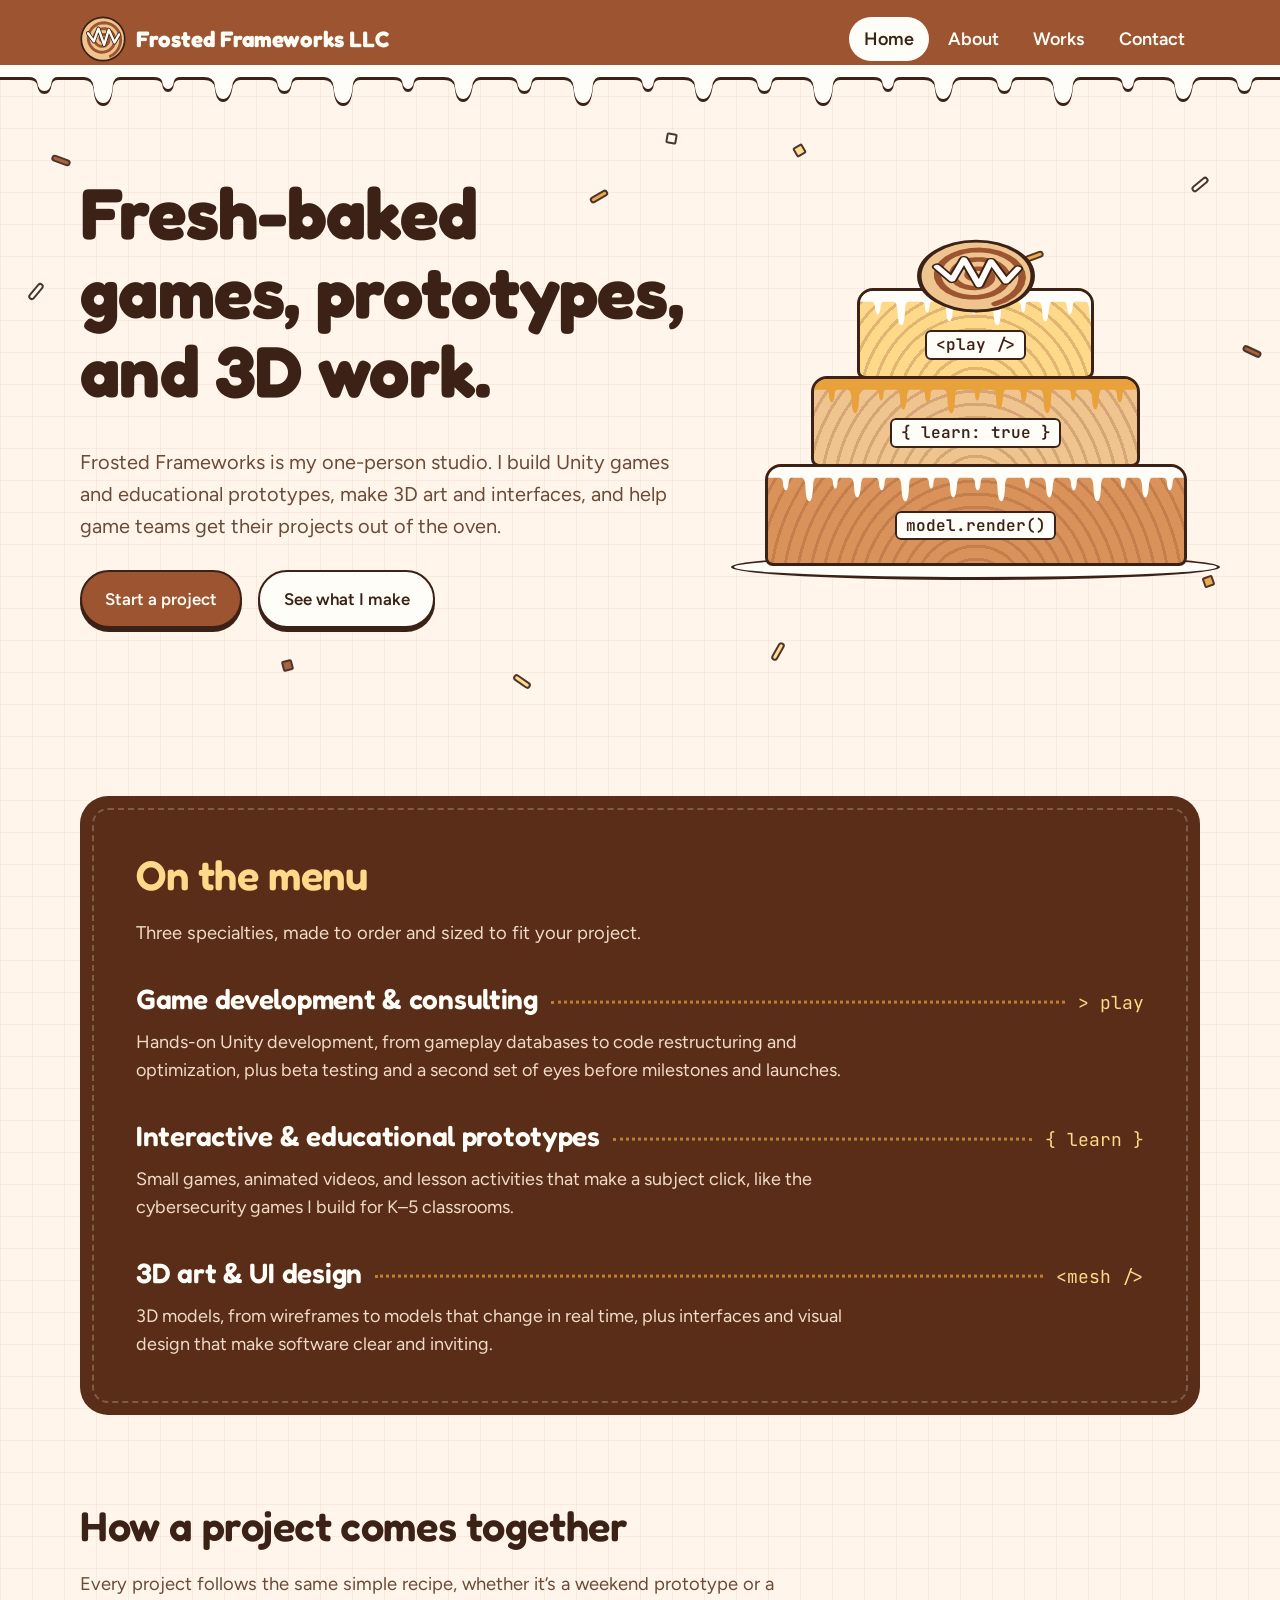
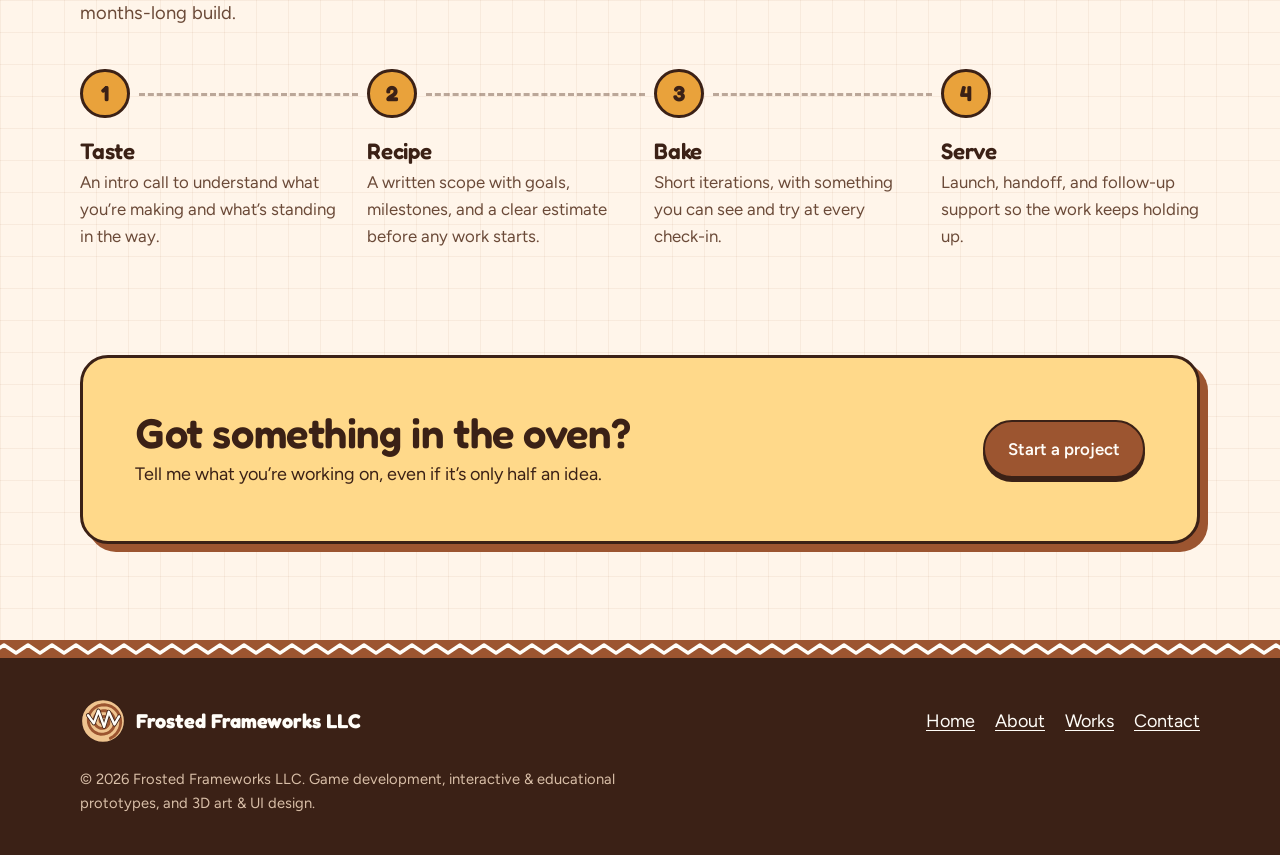
<file: index.html>
<!doctype html>
<html lang="en">
<head>
  <meta charset="utf-8">
  <meta name="viewport" content="width=device-width, initial-scale=1">
  <title>Frosted Frameworks LLC | Game development, educational prototypes, and 3D art</title>
  <meta name="description" content="Frosted Frameworks is a one-person studio offering Unity game development and consulting, interactive and educational prototypes, and 3D art and UI design.">
  <link rel="canonical" href="https://frostedframeworks.com/">
  <meta property="og:type" content="website">
  <meta property="og:site_name" content="Frosted Frameworks LLC">
  <meta property="og:title" content="Frosted Frameworks LLC | Game development, educational prototypes, and 3D art">
  <meta property="og:description" content="Frosted Frameworks is a one-person studio offering Unity game development and consulting, interactive and educational prototypes, and 3D art and UI design.">
  <meta property="og:url" content="https://frostedframeworks.com/">
  <meta property="og:image" content="https://frostedframeworks.com/images/social-card.png">
  <meta property="og:image:width" content="1200">
  <meta property="og:image:height" content="630">
  <meta property="og:image:alt" content="Frosted Frameworks LLC: fresh-baked games, prototypes, and 3D work, next to a three-tier cake topped with a cinnamon roll.">
  <meta name="twitter:card" content="summary_large_image">
  <link rel="icon" href="images/logo.svg" type="image/svg+xml">
  <link rel="preconnect" href="https://fonts.googleapis.com">
  <link rel="preconnect" href="https://fonts.gstatic.com" crossorigin>
  <link href="https://fonts.googleapis.com/css2?family=Fredoka:wght@500;600;700&family=Figtree:wght@400;500;600&family=JetBrains+Mono:wght@400;600&display=swap" rel="stylesheet">
  <link rel="stylesheet" href="css/style.css">
  <script>document.documentElement.classList.add('js')</script>
  <script src="js/main.js" defer></script>
</head>
<body>
<a class="skip" href="#main">Skip to content</a>
<header class="site-header">
  <div class="wrap header-inner">
    <a class="brand" href="index.html"><img class="logo" src="images/logo.svg" alt="" width="46" height="46"><span>Frosted Frameworks LLC</span></a>
    <button class="nav-toggle" type="button" aria-expanded="false" aria-controls="site-nav">Menu</button>
    <nav id="site-nav" class="site-nav" aria-label="Main">
      <ul>
        <li><a href="index.html" aria-current="page">Home</a></li>
        <li><a href="about.html">About</a></li>
        <li><a href="works.html">Works</a></li>
        <li><a href="contact.html">Contact</a></li>
      </ul>
    </nav>
  </div>
</header>
<div class="glaze" aria-hidden="true"><div class="drip"></div></div>
<main id="main">
<section class="hero">
  <div class="sprinkles" aria-hidden="true">
    <span style="top:8%;left:4%;transform:rotate(20deg);background:var(--cinnamon)"></span>
    <span style="top:14%;left:46%;transform:rotate(-30deg);background:var(--caramel)"></span>
    <span class="px" style="top:6%;left:62%;transform:rotate(60deg);background:var(--butter)"></span>
    <span style="top:30%;left:2%;transform:rotate(-50deg);background:var(--glaze)"></span>
    <span style="top:95%;left:40%;transform:rotate(35deg);background:var(--butter)"></span>
    <span class="px" style="top:92%;left:22%;transform:rotate(-15deg);background:var(--cinnamon)"></span>
    <span style="top:12%;left:93%;transform:rotate(-40deg);background:var(--glaze)"></span>
    <span style="top:40%;left:97%;transform:rotate(25deg);background:var(--cinnamon)"></span>
    <span class="px" style="top:78%;left:94%;transform:rotate(70deg);background:var(--caramel)"></span>
    <span style="top:90%;left:60%;transform:rotate(-60deg);background:var(--butter)"></span>
    <span class="px" style="top:4%;left:52%;transform:rotate(10deg);background:var(--glaze)"></span>
    <span style="top:24%;left:80%;transform:rotate(-20deg);background:var(--caramel)"></span>
  </div>
  <div class="wrap hero-grid">
    <div>
      <h1>Fresh-baked games, prototypes, and 3D work.</h1>
      <p class="lead">Frosted Frameworks is my one-person studio. I build Unity games and educational prototypes, make 3D art and interfaces, and help game teams get their projects out of the oven.</p>
      <div class="hero-actions">
        <a class="btn btn-primary" href="contact.html">Start a project</a>
        <a class="btn btn-secondary" href="works.html">See what I make</a>
      </div>
    </div>
    <figure class="cake" aria-label="A three-tier cake topped with a cinnamon roll. Each tier is one of my services: games, educational prototypes, and 3D art and UI design.">
      <div class="topper"><img src="images/logo.svg" alt="" width="120" height="120"></div>
      <div class="tier tier-top"><span>&lt;play /&gt;</span></div>
      <div class="tier tier-mid"><span>{ learn: true }</span></div>
      <div class="tier tier-base"><span>model.render()</span></div>
      <div class="plate"></div>
    </figure>
  </div>
</section>

<section class="section" aria-labelledby="menu-title">
  <div class="wrap">
    <div class="board">
      <h2 id="menu-title">On the menu</h2>
      <p class="section-intro">Three specialties, made to order and sized to fit your project.</p>
      <ul class="menu">
        <li>
          <div class="menu-head"><h3>Game development &amp; consulting</h3><span class="leader" aria-hidden="true"></span><span class="glyph" aria-hidden="true">&gt; play</span></div>
          <p>Hands-on Unity development, from gameplay databases to code restructuring and optimization, plus beta testing and a second set of eyes before milestones and launches.</p>
        </li>
        <li>
          <div class="menu-head"><h3>Interactive &amp; educational prototypes</h3><span class="leader" aria-hidden="true"></span><span class="glyph" aria-hidden="true">{ learn }</span></div>
          <p>Small games, animated videos, and lesson activities that make a subject click, like the cybersecurity games I build for K&ndash;5 classrooms.</p>
        </li>
        <li>
          <div class="menu-head"><h3>3D art &amp; UI design</h3><span class="leader" aria-hidden="true"></span><span class="glyph" aria-hidden="true">&lt;mesh /&gt;</span></div>
          <p>3D models, from wireframes to models that change in real time, plus interfaces and visual design that make software clear and inviting.</p>
        </li>
      </ul>
    </div>
  </div>
</section>

<section class="section" aria-labelledby="process-title" style="padding-top:0">
  <div class="wrap">
    <h2 id="process-title">How a project comes together</h2>
    <p class="section-intro">Every project follows the same simple recipe, whether it&rsquo;s a weekend prototype or a months-long build.</p>
    <ol class="steps">
      <li><h3>Taste</h3><p>An intro call to understand what you&rsquo;re making and what&rsquo;s standing in the way.</p></li>
      <li><h3>Recipe</h3><p>A written scope with goals, milestones, and a clear estimate before any work starts.</p></li>
      <li><h3>Bake</h3><p>Short iterations, with something you can see and try at every check-in.</p></li>
      <li><h3>Serve</h3><p>Launch, handoff, and follow-up support so the work keeps holding up.</p></li>
    </ol>
  </div>
</section>

<section class="wrap" aria-labelledby="cta-title">
  <div class="cta">
    <div>
      <h2 id="cta-title">Got something in the oven?</h2>
      <p>Tell me what you&rsquo;re working on, even if it&rsquo;s only half an idea.</p>
    </div>
    <a class="btn btn-primary" href="contact.html">Start a project</a>
  </div>
</section>
</main>
<footer class="site-footer">
  <div class="wrap footer-inner">
    <a class="brand" href="index.html"><img class="logo" src="images/logo.svg" alt="" width="46" height="46"><span>Frosted Frameworks LLC</span></a>
    <nav aria-label="Footer">
      <ul>
          <li><a href="index.html">Home</a></li>
          <li><a href="about.html">About</a></li>
          <li><a href="works.html">Works</a></li>
          <li><a href="contact.html">Contact</a></li>
      </ul>
    </nav>
    <p class="footer-note">&copy; <span data-year>2026</span> Frosted Frameworks LLC. Game development, interactive &amp; educational prototypes, and 3D art &amp; UI design.</p>
  </div>
</footer>
</body>
</html>
</file>
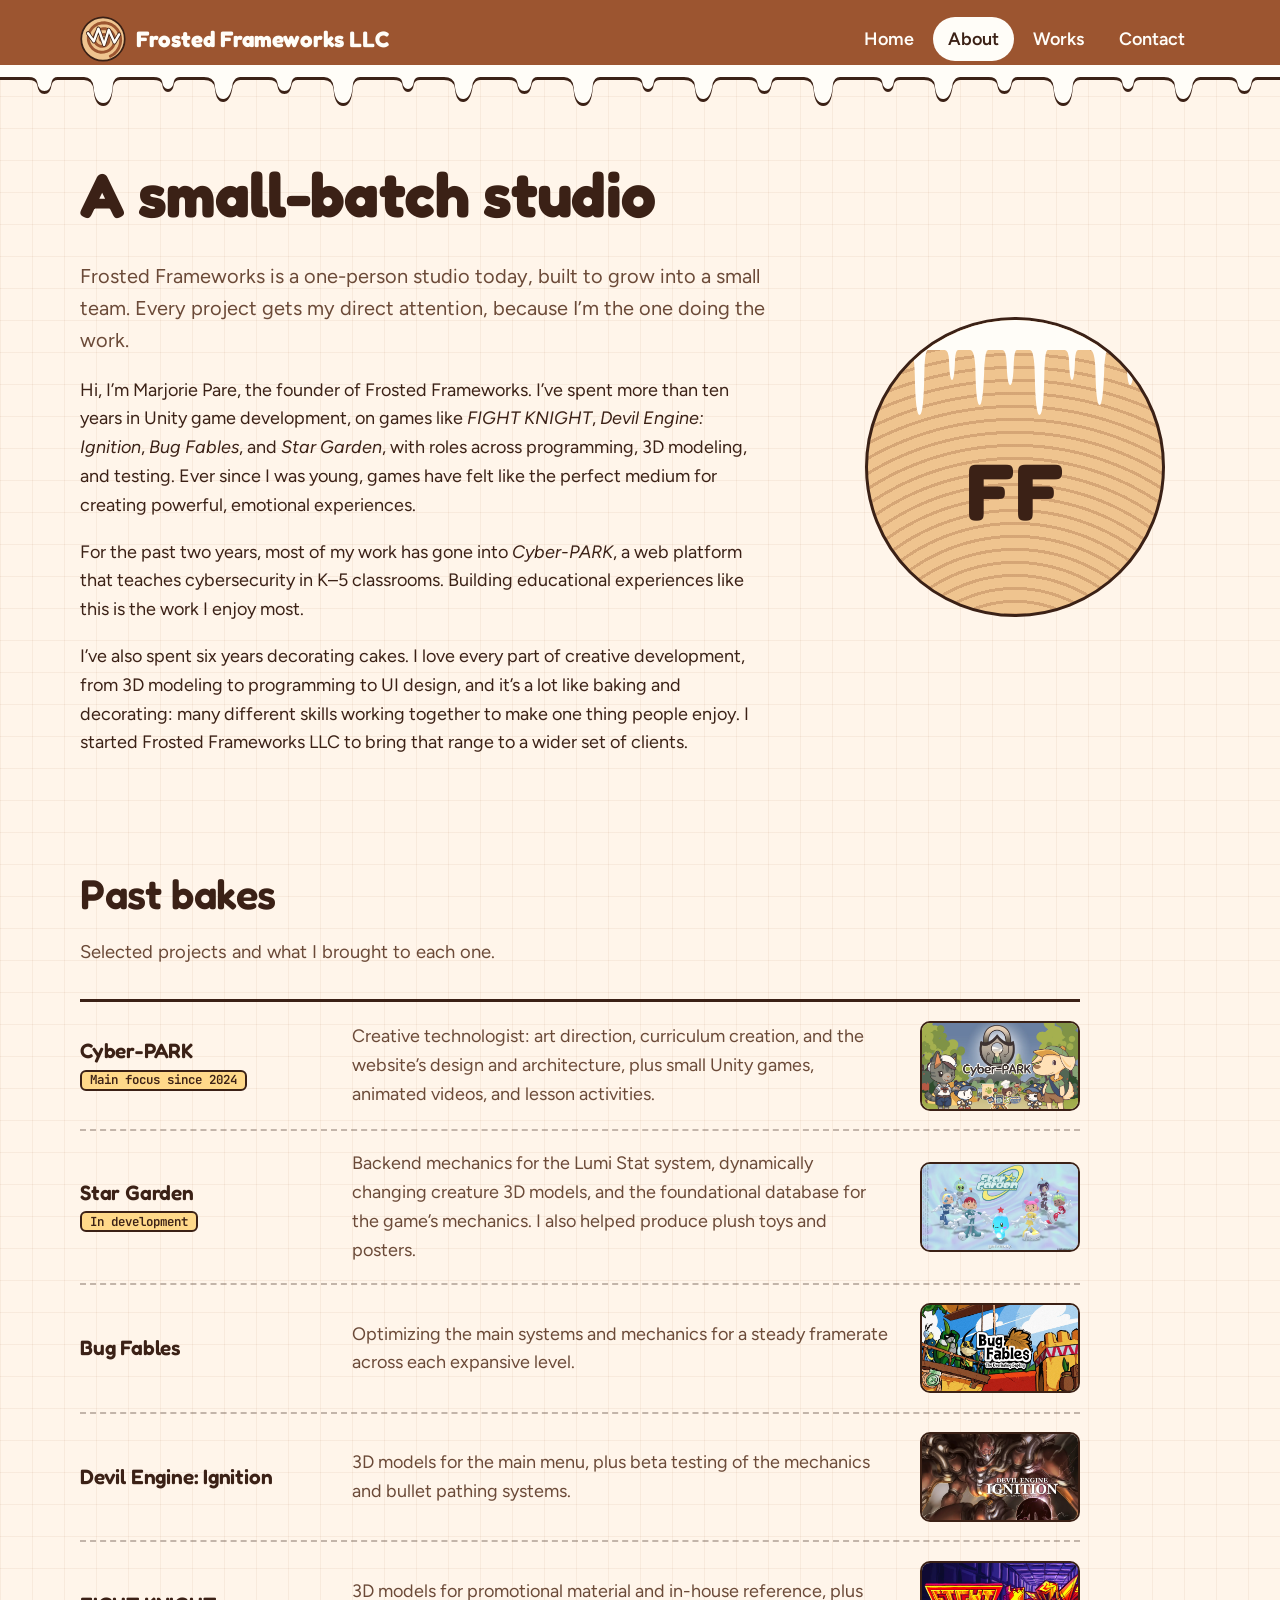
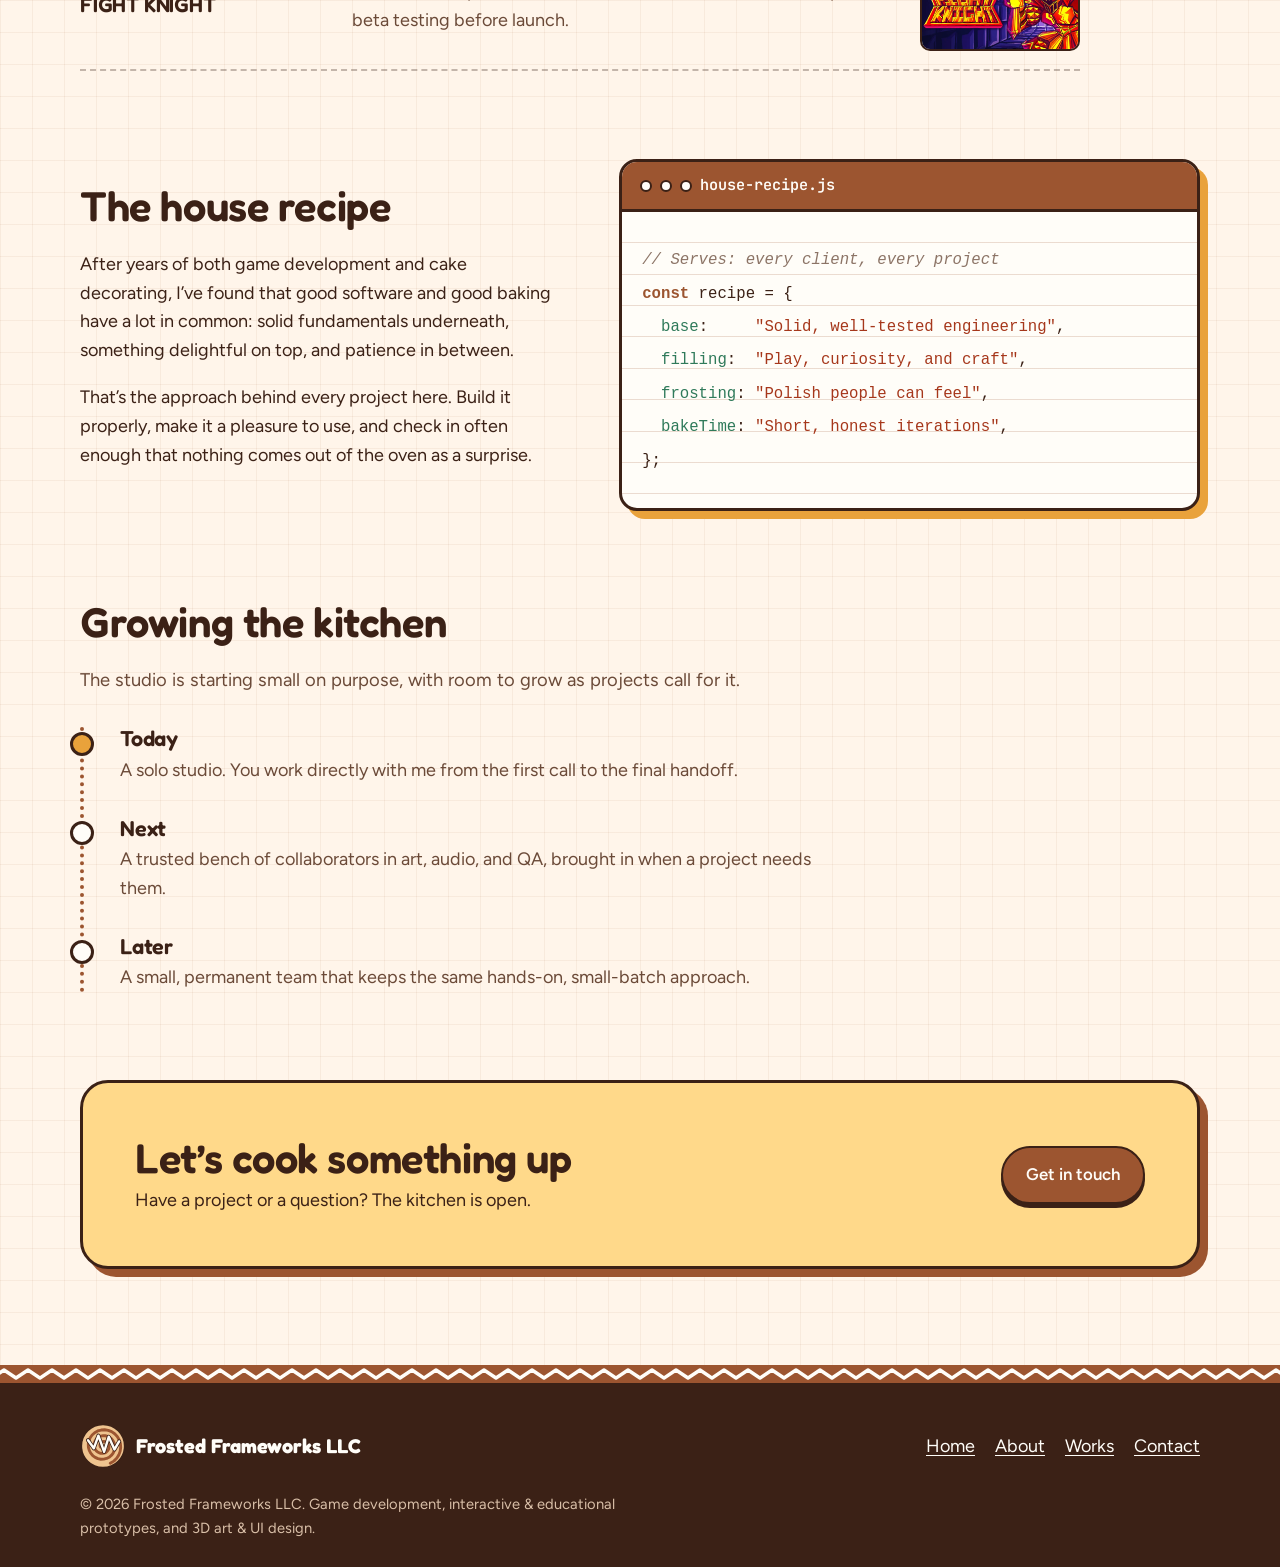
<file: about.html>
<!doctype html>
<html lang="en">
<head>
  <meta charset="utf-8">
  <meta name="viewport" content="width=device-width, initial-scale=1">
  <title>About | Frosted Frameworks LLC</title>
  <meta name="description" content="Meet Marjorie Pare, the Unity developer, 3D artist, and cake decorator behind Frosted Frameworks.">
  <link rel="canonical" href="https://frostedframeworks.com/about.html">
  <meta property="og:type" content="website">
  <meta property="og:site_name" content="Frosted Frameworks LLC">
  <meta property="og:title" content="About | Frosted Frameworks LLC">
  <meta property="og:description" content="Meet Marjorie Pare, the Unity developer, 3D artist, and cake decorator behind Frosted Frameworks.">
  <meta property="og:url" content="https://frostedframeworks.com/about.html">
  <meta property="og:image" content="https://frostedframeworks.com/images/social-card.png">
  <meta property="og:image:width" content="1200">
  <meta property="og:image:height" content="630">
  <meta property="og:image:alt" content="Frosted Frameworks LLC: fresh-baked games, prototypes, and 3D work, next to a three-tier cake topped with a cinnamon roll.">
  <meta name="twitter:card" content="summary_large_image">
  <link rel="icon" href="images/logo.svg" type="image/svg+xml">
  <link rel="preconnect" href="https://fonts.googleapis.com">
  <link rel="preconnect" href="https://fonts.gstatic.com" crossorigin>
  <link href="https://fonts.googleapis.com/css2?family=Fredoka:wght@500;600;700&family=Figtree:wght@400;500;600&family=JetBrains+Mono:wght@400;600&display=swap" rel="stylesheet">
  <link rel="stylesheet" href="css/style.css">
  <script>document.documentElement.classList.add('js')</script>
  <script src="js/main.js" defer></script>
</head>
<body>
<a class="skip" href="#main">Skip to content</a>
<header class="site-header">
  <div class="wrap header-inner">
    <a class="brand" href="index.html"><img class="logo" src="images/logo.svg" alt="" width="46" height="46"><span>Frosted Frameworks LLC</span></a>
    <button class="nav-toggle" type="button" aria-expanded="false" aria-controls="site-nav">Menu</button>
    <nav id="site-nav" class="site-nav" aria-label="Main">
      <ul>
        <li><a href="index.html">Home</a></li>
        <li><a href="about.html" aria-current="page">About</a></li>
        <li><a href="works.html">Works</a></li>
        <li><a href="contact.html">Contact</a></li>
      </ul>
    </nav>
  </div>
</header>
<div class="glaze" aria-hidden="true"><div class="drip"></div></div>
<main id="main">
<section class="page-hero">
  <div class="wrap about-intro">
    <div>
      <h1>A small-batch studio</h1>
      <p class="lead">Frosted Frameworks is a one-person studio today, built to grow into a small team. Every project gets my direct attention, because I&rsquo;m the one doing the work.</p>
      <p>Hi, I&rsquo;m Marjorie Pare, the founder of Frosted Frameworks. I&rsquo;ve spent more than ten years in Unity game development, on games like <cite>FIGHT KNIGHT</cite>, <cite>Devil Engine: Ignition</cite>, <cite>Bug Fables</cite>, and <cite>Star Garden</cite>, with roles across programming, 3D modeling, and testing. Ever since I was young, games have felt like the perfect medium for creating powerful, emotional experiences.</p>
      <p>For the past two years, most of my work has gone into <cite>Cyber-PARK</cite>, a web platform that teaches cybersecurity in K&ndash;5 classrooms. Building educational experiences like this is the work I enjoy most.</p>
      <p>I&rsquo;ve also spent six years decorating cakes. I love every part of creative development, from 3D modeling to programming to UI design, and it&rsquo;s a lot like baking and decorating: many different skills working together to make one thing people enjoy. I started Frosted Frameworks LLC to bring that range to a wider set of clients.</p>
    </div>
    <!-- EDIT: To use a photo, add <img src="images/you.jpg" alt="[Your name]"> inside this div. -->
    <div class="portrait" aria-hidden="true"><span>FF</span></div>
  </div>
</section>

<section class="section" aria-labelledby="credits-title">
  <div class="wrap">
    <h2 id="credits-title">Past bakes</h2>
    <p class="section-intro">Selected projects and what I brought to each one.</p>
    <ul class="credits">
      <li>
        <h3><cite>Cyber-PARK</cite> <span class="credit-notes"><span class="credit-note">Main focus since 2024</span></span></h3>
        <p>Creative technologist: art direction, curriculum creation, and the website&rsquo;s design and architecture, plus small Unity games, animated videos, and lesson activities.</p>
        <a class="credit-thumb-link" href="https://cpark.uncw.edu/" target="_blank" rel="noopener"><img class="credit-thumb" src="images/works/cyber-park.webp" alt="Visit Cyber-PARK (opens in a new tab)" width="160" height="90" loading="lazy"></a>
      </li>
      <li>
        <h3><cite>Star Garden</cite> <span class="credit-notes"><span class="credit-note">In development</span></span></h3>
        <p>Backend mechanics for the Lumi Stat system, dynamically changing creature 3D models, and the foundational database for the game&rsquo;s mechanics. I also helped produce plush toys and posters.</p>
        <a class="credit-thumb-link" href="https://www.stargardengame.com/" target="_blank" rel="noopener"><img class="credit-thumb" src="images/works/star-garden.webp" alt="Visit the Star Garden website (opens in a new tab)" width="160" height="90" loading="lazy"></a>
      </li>
      <li>
        <h3><cite>Bug Fables</cite></h3>
        <p>Optimizing the main systems and mechanics for a steady framerate across each expansive level.</p>
        <a class="credit-thumb-link" href="https://store.steampowered.com/app/1082710/Bug_Fables_The_Everlasting_Sapling/" target="_blank" rel="noopener"><img class="credit-thumb" src="images/works/bug-fables.webp" alt="View Bug Fables on Steam (opens in a new tab)" width="160" height="90" loading="lazy"></a>
      </li>
      <li>
        <h3><cite>Devil Engine: Ignition</cite></h3>
        <p>3D models for the main menu, plus beta testing of the mechanics and bullet pathing systems.</p>
        <a class="credit-thumb-link" href="https://store.steampowered.com/app/1104760/Devil_Engine_Ignition/" target="_blank" rel="noopener"><img class="credit-thumb" src="images/works/devil-engine-ignition.webp" alt="View Devil Engine: Ignition on Steam (opens in a new tab)" width="160" height="90" loading="lazy"></a>
      </li>
      <li>
        <h3><cite>FIGHT KNIGHT</cite></h3>
        <p>3D models for promotional material and in-house reference, plus beta testing before launch.</p>
        <a class="credit-thumb-link" href="https://store.steampowered.com/app/792120/FIGHT_KNIGHT/" target="_blank" rel="noopener"><img class="credit-thumb" src="images/works/fight-knight.webp" alt="View FIGHT KNIGHT on Steam (opens in a new tab)" width="160" height="90" loading="lazy"></a>
      </li>
    </ul>
  </div>
</section>

<section class="section" aria-labelledby="recipe-title" style="padding-top:0">
  <div class="wrap recipe-grid">
    <div>
      <h2 id="recipe-title">The house recipe</h2>
      <p>After years of both game development and cake decorating, I&rsquo;ve found that good software and good baking have a lot in common: solid fundamentals underneath, something delightful on top, and patience in between.</p>
      <p>That&rsquo;s the approach behind every project here. Build it properly, make it a pleasure to use, and check in often enough that nothing comes out of the oven as a surprise.</p>
    </div>
    <div class="recipe">
      <div class="recipe-top"><i></i><i></i><i></i><span>house-recipe.js</span></div>
<pre><code><span class="tok-c">// Serves: every client, every project</span>
<span class="tok-k">const</span> recipe = {
  <span class="tok-p">base</span>:     <span class="tok-s">"Solid, well-tested engineering"</span>,
  <span class="tok-p">filling</span>:  <span class="tok-s">"Play, curiosity, and craft"</span>,
  <span class="tok-p">frosting</span>: <span class="tok-s">"Polish people can feel"</span>,
  <span class="tok-p">bakeTime</span>: <span class="tok-s">"Short, honest iterations"</span>,
};</code></pre>
    </div>
  </div>
</section>

<section class="section" aria-labelledby="growth-title" style="padding-top:0">
  <div class="wrap">
    <h2 id="growth-title">Growing the kitchen</h2>
    <p class="section-intro">The studio is starting small on purpose, with room to grow as projects call for it.</p>
    <ol class="timeline">
      <li class="now"><h3>Today</h3><p>A solo studio. You work directly with me from the first call to the final handoff.</p></li>
      <li><h3>Next</h3><p>A trusted bench of collaborators in art, audio, and QA, brought in when a project needs them.</p></li>
      <li><h3>Later</h3><p>A small, permanent team that keeps the same hands-on, small-batch approach.</p></li>
    </ol>
  </div>
</section>

<section class="wrap" aria-labelledby="cta-title">
  <div class="cta">
    <div>
      <h2 id="cta-title">Let&rsquo;s cook something up</h2>
      <p>Have a project or a question? The kitchen is open.</p>
    </div>
    <a class="btn btn-primary" href="contact.html">Get in touch</a>
  </div>
</section>
</main>
<footer class="site-footer">
  <div class="wrap footer-inner">
    <a class="brand" href="index.html"><img class="logo" src="images/logo.svg" alt="" width="46" height="46"><span>Frosted Frameworks LLC</span></a>
    <nav aria-label="Footer">
      <ul>
          <li><a href="index.html">Home</a></li>
          <li><a href="about.html">About</a></li>
          <li><a href="works.html">Works</a></li>
          <li><a href="contact.html">Contact</a></li>
      </ul>
    </nav>
    <p class="footer-note">&copy; <span data-year>2026</span> Frosted Frameworks LLC. Game development, interactive &amp; educational prototypes, and 3D art &amp; UI design.</p>
  </div>
</footer>
</body>
</html>
</file>
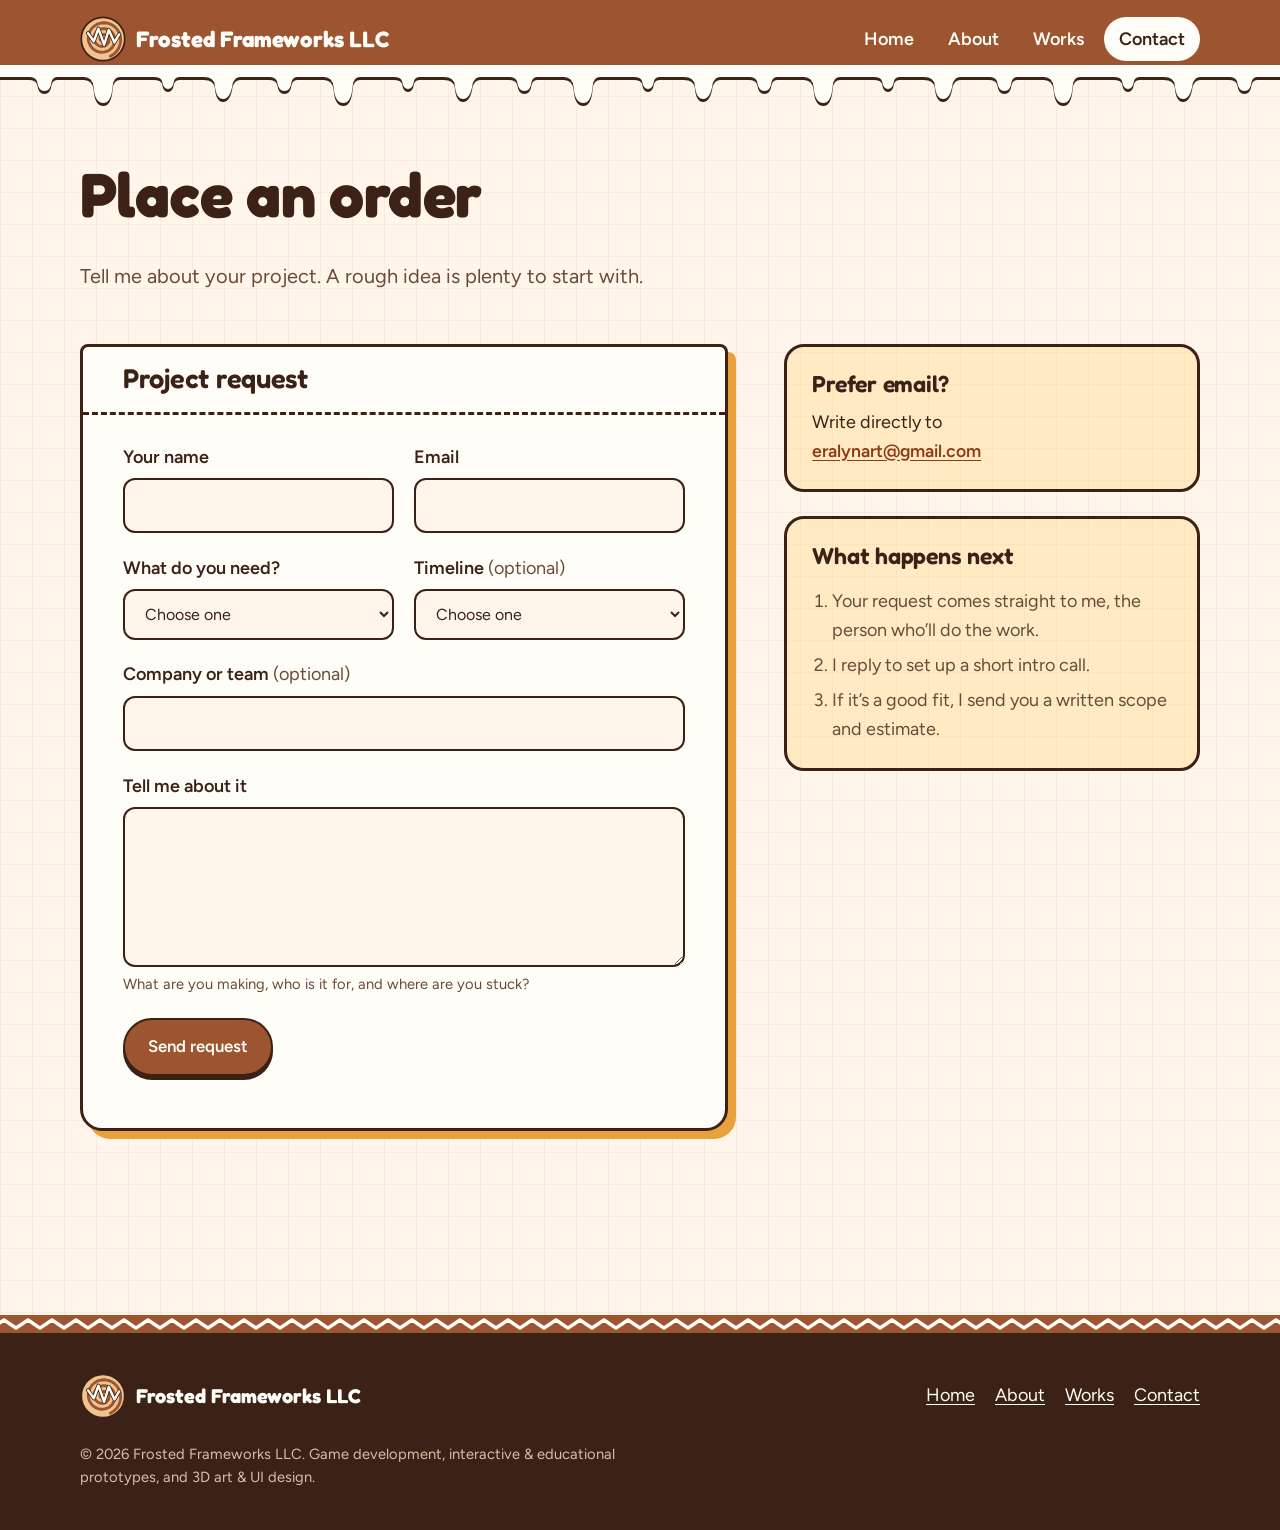
<file: contact.html>
<!doctype html>
<html lang="en">
<head>
  <meta charset="utf-8">
  <meta name="viewport" content="width=device-width, initial-scale=1">
  <title>Contact | Frosted Frameworks LLC</title>
  <meta name="description" content="Start a project with Frosted Frameworks.">
  <link rel="canonical" href="https://frostedframeworks.com/contact.html">
  <meta property="og:type" content="website">
  <meta property="og:site_name" content="Frosted Frameworks LLC">
  <meta property="og:title" content="Contact | Frosted Frameworks LLC">
  <meta property="og:description" content="Start a project with Frosted Frameworks.">
  <meta property="og:url" content="https://frostedframeworks.com/contact.html">
  <meta property="og:image" content="https://frostedframeworks.com/images/social-card.png">
  <meta property="og:image:width" content="1200">
  <meta property="og:image:height" content="630">
  <meta property="og:image:alt" content="Frosted Frameworks LLC: fresh-baked games, prototypes, and 3D work, next to a three-tier cake topped with a cinnamon roll.">
  <meta name="twitter:card" content="summary_large_image">
  <link rel="icon" href="images/logo.svg" type="image/svg+xml">
  <link rel="preconnect" href="https://fonts.googleapis.com">
  <link rel="preconnect" href="https://fonts.gstatic.com" crossorigin>
  <link href="https://fonts.googleapis.com/css2?family=Fredoka:wght@500;600;700&family=Figtree:wght@400;500;600&family=JetBrains+Mono:wght@400;600&display=swap" rel="stylesheet">
  <link rel="stylesheet" href="css/style.css">
  <script>document.documentElement.classList.add('js')</script>
  <script src="js/main.js" defer></script>
</head>
<body>
<a class="skip" href="#main">Skip to content</a>
<header class="site-header">
  <div class="wrap header-inner">
    <a class="brand" href="index.html"><img class="logo" src="images/logo.svg" alt="" width="46" height="46"><span>Frosted Frameworks LLC</span></a>
    <button class="nav-toggle" type="button" aria-expanded="false" aria-controls="site-nav">Menu</button>
    <nav id="site-nav" class="site-nav" aria-label="Main">
      <ul>
        <li><a href="index.html">Home</a></li>
        <li><a href="about.html">About</a></li>
        <li><a href="works.html">Works</a></li>
        <li><a href="contact.html" aria-current="page">Contact</a></li>
      </ul>
    </nav>
  </div>
</header>
<div class="glaze" aria-hidden="true"><div class="drip"></div></div>
<main id="main">
<section class="page-hero">
  <div class="wrap">
    <h1>Place an order</h1>
    <p class="lead">Tell me about your project. A rough idea is plenty to start with.</p>
  </div>
</section>

<section class="section" style="padding-top:1.5rem">
  <div class="wrap contact-grid">
    <!-- Submissions go to Formspree (form mkjorzdd), which emails them to you. -->
    <form class="ticket" id="order-form" action="https://formspree.io/f/mkjorzdd" method="POST" data-email="eralynart@gmail.com">
      <div class="ticket-head">
        <h2>Project request</h2>
      </div>
      <div class="field-row">
        <div class="field">
          <label for="name">Your name</label>
          <input id="name" name="name" type="text" autocomplete="name" required>
        </div>
        <div class="field">
          <label for="email">Email</label>
          <input id="email" name="email" type="email" autocomplete="email" required>
        </div>
      </div>
      <div class="field-row">
        <div class="field">
          <label for="service">What do you need?</label>
          <select id="service" name="service" required>
            <option value="" selected disabled>Choose one</option>
            <option>Game development &amp; consulting</option>
            <option>Interactive &amp; educational prototypes</option>
            <option>3D art &amp; UI design</option>
            <option>Not sure yet</option>
          </select>
        </div>
        <div class="field">
          <label for="timeline">Timeline <span class="optional">(optional)</span></label>
          <select id="timeline" name="timeline">
            <option value="" selected>Choose one</option>
            <option>As soon as possible</option>
            <option>In the next 1&ndash;3 months</option>
            <option>Later this year</option>
            <option>Just exploring</option>
          </select>
        </div>
      </div>
      <div class="field">
        <label for="company">Company or team <span class="optional">(optional)</span></label>
        <input id="company" name="company" type="text" autocomplete="organization">
      </div>
      <div class="field">
        <label for="message">Tell me about it</label>
        <textarea id="message" name="message" required aria-describedby="message-hint"></textarea>
        <p class="hint" id="message-hint">What are you making, who is it for, and where are you stuck?</p>
      </div>
      <input type="hidden" name="_subject" value="New project request from Frosted Frameworks">
      <input type="text" name="_gotcha" tabindex="-1" autocomplete="off" class="visually-hidden" aria-hidden="true">
      <button class="btn btn-primary" type="submit">Send request</button>
      <p class="form-status" role="status" aria-live="polite"></p>
    </form>

    <aside class="aside">
      <div class="aside-card">
        <h2>Prefer email?</h2>
        <p>Write directly to<br><a class="email-link" href="mailto:eralynart@gmail.com">eralynart@gmail.com</a></p>
      </div>
      <div class="aside-card">
        <h2>What happens next</h2>
        <ol>
          <li>Your request comes straight to me, the person who&rsquo;ll do the work.</li>
          <li>I reply to set up a short intro call.</li>
          <li>If it&rsquo;s a good fit, I send you a written scope and estimate.</li>
        </ol>
      </div>
    </aside>
  </div>
</section>
</main>
<footer class="site-footer">
  <div class="wrap footer-inner">
    <a class="brand" href="index.html"><img class="logo" src="images/logo.svg" alt="" width="46" height="46"><span>Frosted Frameworks LLC</span></a>
    <nav aria-label="Footer">
      <ul>
          <li><a href="index.html">Home</a></li>
          <li><a href="about.html">About</a></li>
          <li><a href="works.html">Works</a></li>
          <li><a href="contact.html">Contact</a></li>
      </ul>
    </nav>
    <p class="footer-note">&copy; <span data-year>2026</span> Frosted Frameworks LLC. Game development, interactive &amp; educational prototypes, and 3D art &amp; UI design.</p>
  </div>
</footer>
</body>
</html>
</file>
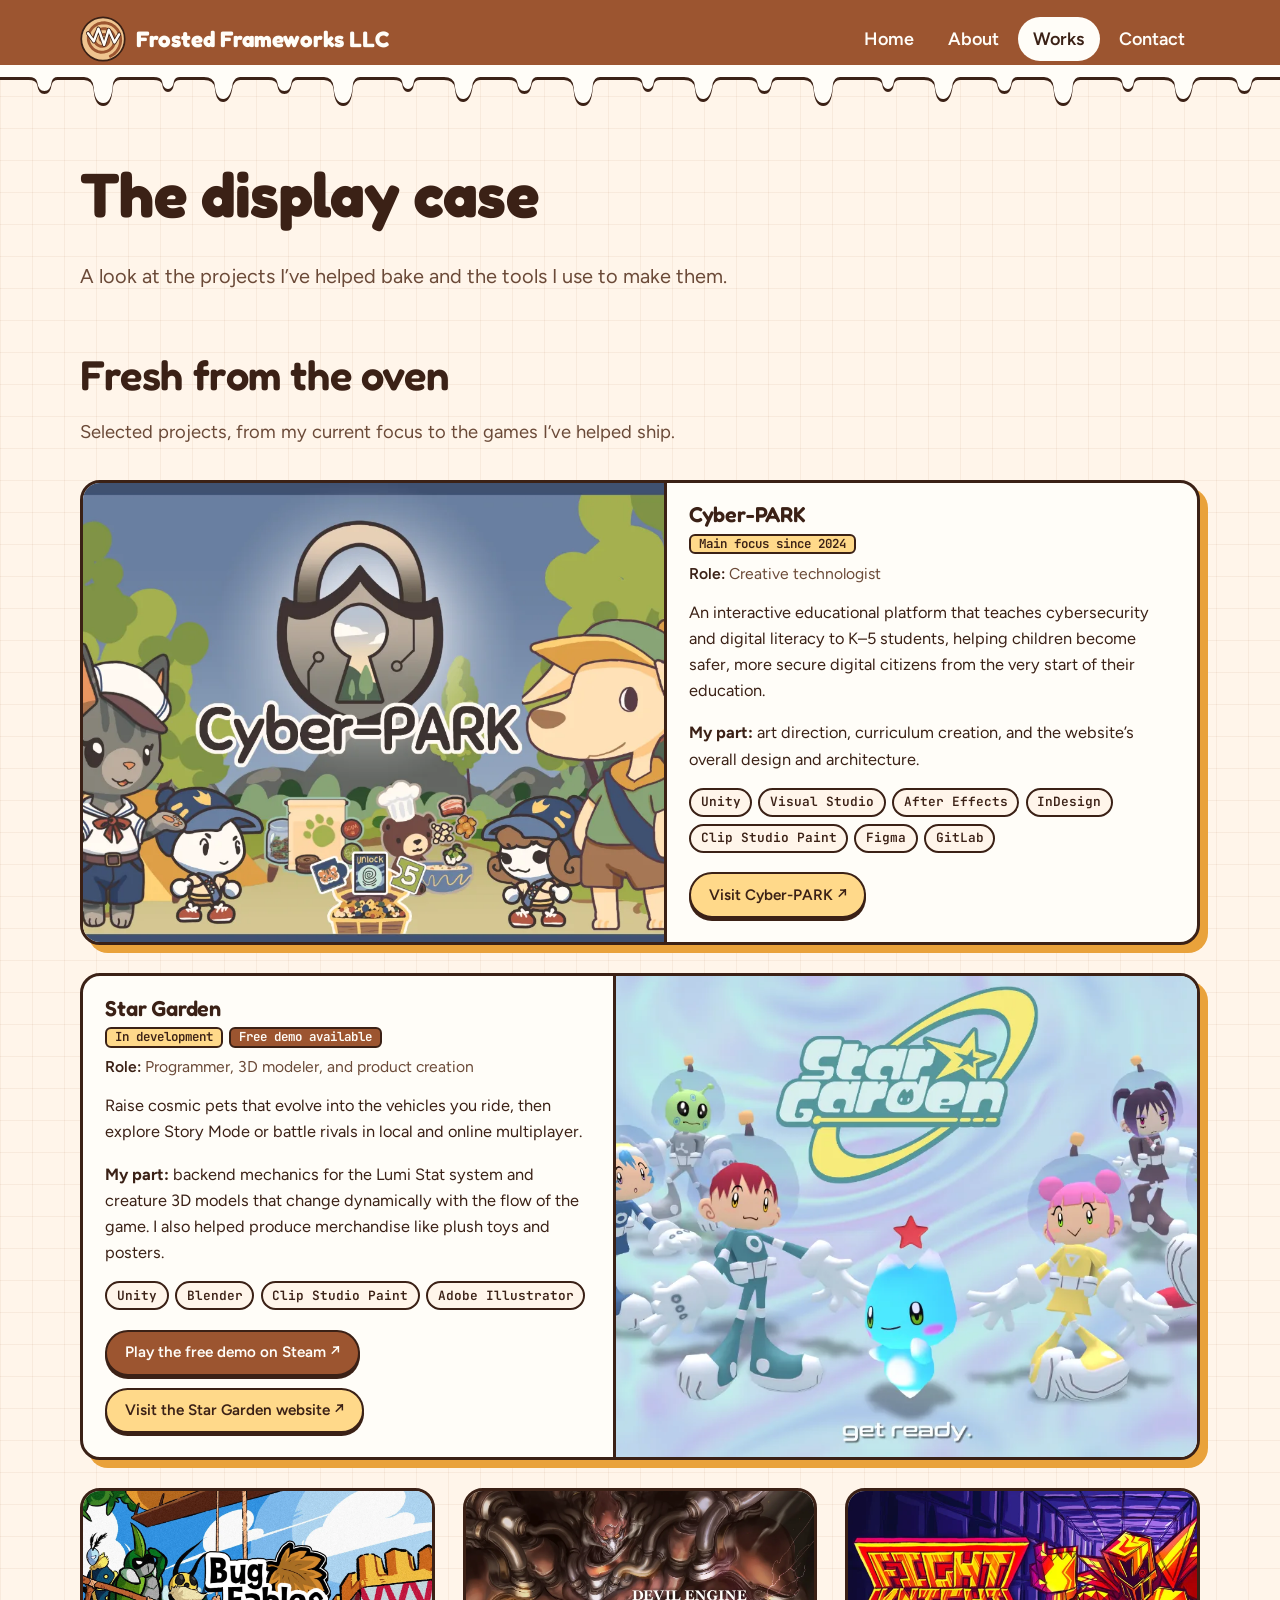
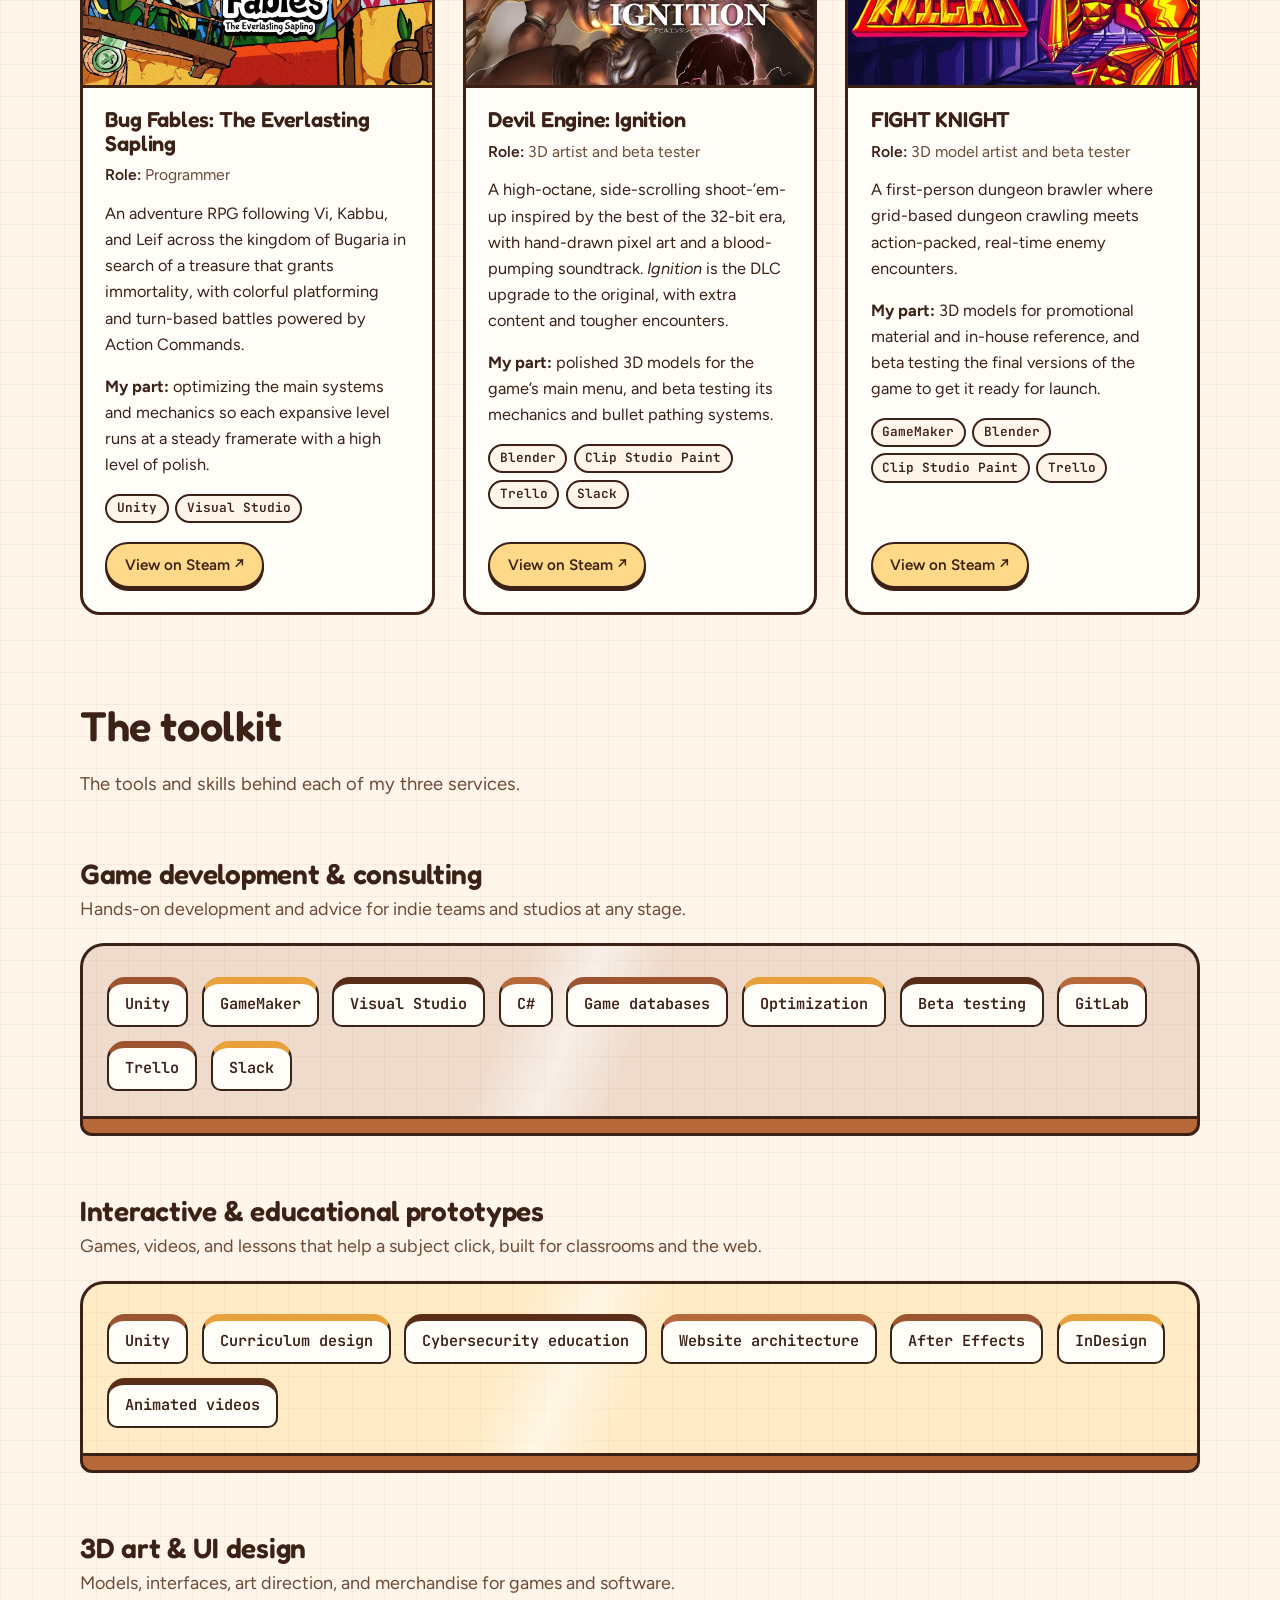
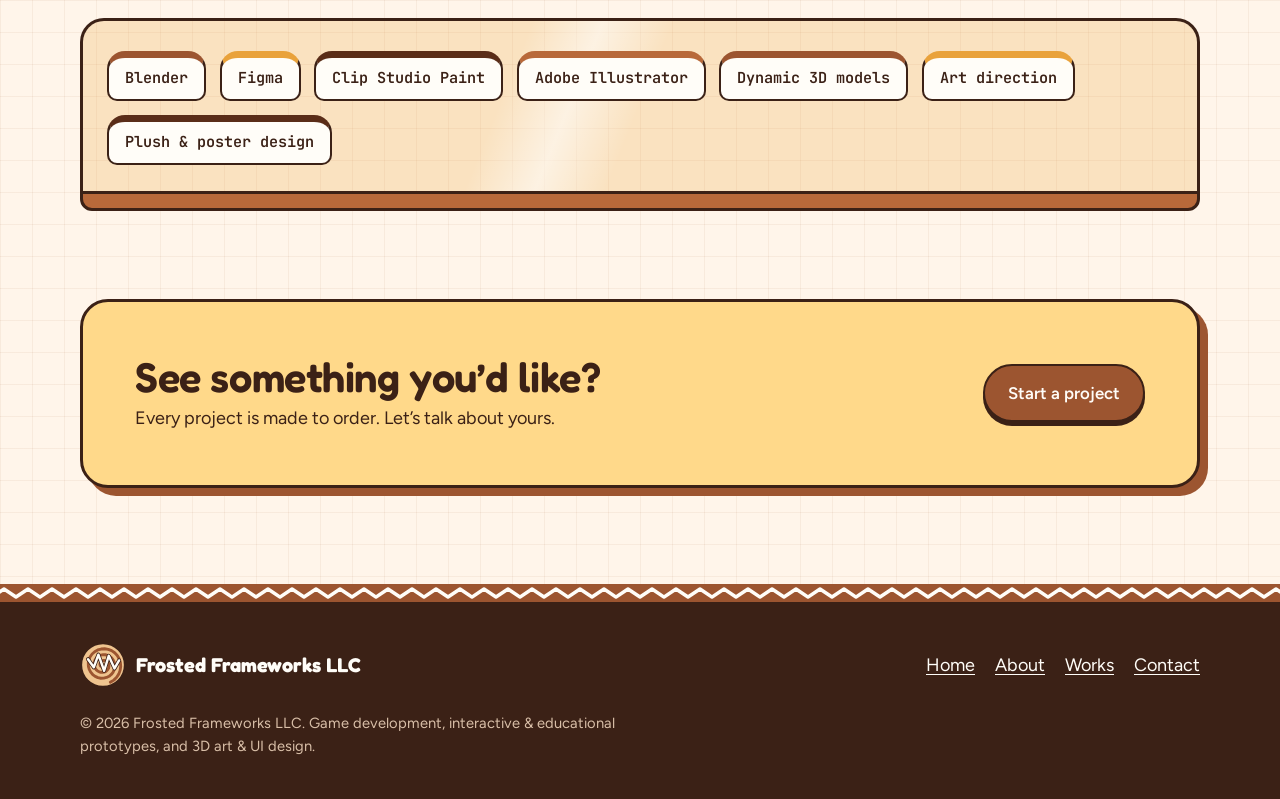
<file: works.html>
<!doctype html>
<html lang="en">
<head>
  <meta charset="utf-8">
  <meta name="viewport" content="width=device-width, initial-scale=1">
  <title>Works | Frosted Frameworks LLC</title>
  <meta name="description" content="Skills and selected work from Frosted Frameworks: game development, interactive and educational prototypes, and 3D art and UI design.">
  <link rel="canonical" href="https://frostedframeworks.com/works.html">
  <meta property="og:type" content="website">
  <meta property="og:site_name" content="Frosted Frameworks LLC">
  <meta property="og:title" content="Works | Frosted Frameworks LLC">
  <meta property="og:description" content="Skills and selected work from Frosted Frameworks: game development, interactive and educational prototypes, and 3D art and UI design.">
  <meta property="og:url" content="https://frostedframeworks.com/works.html">
  <meta property="og:image" content="https://frostedframeworks.com/images/social-card.png">
  <meta property="og:image:width" content="1200">
  <meta property="og:image:height" content="630">
  <meta property="og:image:alt" content="Frosted Frameworks LLC: fresh-baked games, prototypes, and 3D work, next to a three-tier cake topped with a cinnamon roll.">
  <meta name="twitter:card" content="summary_large_image">
  <link rel="icon" href="images/logo.svg" type="image/svg+xml">
  <link rel="preconnect" href="https://fonts.googleapis.com">
  <link rel="preconnect" href="https://fonts.gstatic.com" crossorigin>
  <link href="https://fonts.googleapis.com/css2?family=Fredoka:wght@500;600;700&family=Figtree:wght@400;500;600&family=JetBrains+Mono:wght@400;600&display=swap" rel="stylesheet">
  <link rel="stylesheet" href="css/style.css">
  <script>document.documentElement.classList.add('js')</script>
  <script src="js/main.js" defer></script>
</head>
<body>
<a class="skip" href="#main">Skip to content</a>
<header class="site-header">
  <div class="wrap header-inner">
    <a class="brand" href="index.html"><img class="logo" src="images/logo.svg" alt="" width="46" height="46"><span>Frosted Frameworks LLC</span></a>
    <button class="nav-toggle" type="button" aria-expanded="false" aria-controls="site-nav">Menu</button>
    <nav id="site-nav" class="site-nav" aria-label="Main">
      <ul>
        <li><a href="index.html">Home</a></li>
        <li><a href="about.html">About</a></li>
        <li><a href="works.html" aria-current="page">Works</a></li>
        <li><a href="contact.html">Contact</a></li>
      </ul>
    </nav>
  </div>
</header>
<div class="glaze" aria-hidden="true"><div class="drip"></div></div>
<main id="main">
<section class="page-hero">
  <div class="wrap">
    <h1>The display case</h1>
    <p class="lead">A look at the projects I&rsquo;ve helped bake and the tools I use to make them.</p>
  </div>
</section>

<section class="section" aria-labelledby="projects-title" style="padding-top:2rem">
  <div class="wrap">
    <h2 id="projects-title">Fresh from the oven</h2>
    <p class="section-intro">Selected projects, from my current focus to the games I&rsquo;ve helped ship.</p>
    <!-- To add a project, copy an <article> block. Images live in images/works/ (16:9 works best). -->
    <div class="projects">
      <article class="project featured">
        <img class="project-img" src="images/works/cyber-park.webp" width="1200" height="750" alt="Cyber-PARK key art: a cat and a dog in scout outfits stand in a park beside the Cyber-PARK padlock logo.">
        <div class="project-body">
          <h3>Cyber-PARK <span class="credit-notes"><span class="credit-note">Main focus since 2024</span></span></h3>
          <dl class="project-meta"><dt>Role:</dt> <dd>Creative technologist</dd></dl>
          <p>An interactive educational platform that teaches cybersecurity and digital literacy to K&ndash;5 students, helping children become safer, more secure digital citizens from the very start of their education.</p>
          <p><strong>My part:</strong> art direction, curriculum creation, and the website&rsquo;s overall design and architecture.</p>
          <ul class="tools" aria-label="Built with">
            <li>Unity</li><li>Visual Studio</li><li>After Effects</li><li>InDesign</li><li>Clip Studio Paint</li><li>Figma</li><li>GitLab</li>
          </ul>
          <a class="btn btn-small btn-butter project-link" href="https://cpark.uncw.edu/" target="_blank" rel="noopener">Visit Cyber-PARK<span aria-hidden="true">&nbsp;&nearr;</span></a>
        </div>
      </article>

      <article class="project featured flip">
        <img class="project-img" src="images/works/star-garden.webp" width="1200" height="675" loading="lazy" alt="Star Garden key art: kids in space helmets gather around a blue cosmic pet beneath the Star Garden logo.">
        <div class="project-body">
          <h3>Star Garden <span class="credit-notes"><span class="credit-note">In development</span><span class="credit-note demo">Free demo available</span></span></h3>
          <dl class="project-meta"><dt>Role:</dt> <dd>Programmer, 3D modeler, and product creation</dd></dl>
          <p>Raise cosmic pets that evolve into the vehicles you ride, then explore Story Mode or battle rivals in local and online multiplayer.</p>
          <p><strong>My part:</strong> backend mechanics for the Lumi Stat system and creature 3D models that change dynamically with the flow of the game. I also helped produce merchandise like plush toys and posters.</p>
          <ul class="tools" aria-label="Built with">
            <li>Unity</li><li>Blender</li><li>Clip Studio Paint</li><li>Adobe Illustrator</li>
          </ul>
          <div class="project-links">
            <a class="btn btn-primary btn-small" href="https://store.steampowered.com/app/3370970/Star_Garden/" target="_blank" rel="noopener">Play the free demo on Steam<span aria-hidden="true">&nbsp;&nearr;</span></a>
            <a class="btn btn-small btn-butter project-link" href="https://www.stargardengame.com/" target="_blank" rel="noopener">Visit the Star Garden website<span aria-hidden="true">&nbsp;&nearr;</span></a>
          </div>
        </div>
      </article>

      <article class="project">
        <img class="project-img" src="images/works/bug-fables.webp" width="1200" height="675" loading="lazy" alt="Bug Fables key art: three bug heroes on a wooden bridge beside the game&rsquo;s logo.">
        <div class="project-body">
          <h3>Bug Fables: The Everlasting Sapling</h3>
          <dl class="project-meta"><dt>Role:</dt> <dd>Programmer</dd></dl>
          <p>An adventure RPG following Vi, Kabbu, and Leif across the kingdom of Bugaria in search of a treasure that grants immortality, with colorful platforming and turn-based battles powered by Action Commands.</p>
          <p><strong>My part:</strong> optimizing the main systems and mechanics so each expansive level runs at a steady framerate with a high level of polish.</p>
          <ul class="tools" aria-label="Built with">
            <li>Unity</li><li>Visual Studio</li>
          </ul>
          <a class="btn btn-small btn-butter project-link" href="https://store.steampowered.com/app/1082710/Bug_Fables_The_Everlasting_Sapling/" target="_blank" rel="noopener">View on Steam<span aria-hidden="true">&nbsp;&nearr;</span></a>
        </div>
      </article>

      <article class="project">
        <img class="project-img" src="images/works/devil-engine-ignition.webp" width="1200" height="675" loading="lazy" alt="Devil Engine: Ignition key art: a giant biomechanical demon behind the game&rsquo;s logo.">
        <div class="project-body">
          <h3>Devil Engine: Ignition</h3>
          <dl class="project-meta"><dt>Role:</dt> <dd>3D artist and beta tester</dd></dl>
          <p>A high-octane, side-scrolling shoot-&rsquo;em-up inspired by the best of the 32-bit era, with hand-drawn pixel art and a blood-pumping soundtrack. <cite>Ignition</cite> is the DLC upgrade to the original, with extra content and tougher encounters.</p>
          <p><strong>My part:</strong> polished 3D models for the game&rsquo;s main menu, and beta testing its mechanics and bullet pathing systems.</p>
          <ul class="tools" aria-label="Built with">
            <li>Blender</li><li>Clip Studio Paint</li><li>Trello</li><li>Slack</li>
          </ul>
          <a class="btn btn-small btn-butter project-link" href="https://store.steampowered.com/app/1104760/Devil_Engine_Ignition/" target="_blank" rel="noopener">View on Steam<span aria-hidden="true">&nbsp;&nearr;</span></a>
        </div>
      </article>

      <article class="project">
        <img class="project-img" src="images/works/fight-knight.webp" width="616" height="353" loading="lazy" alt="FIGHT KNIGHT key art: a red and yellow armored knight punches toward the viewer in a dungeon corridor.">
        <div class="project-body">
          <h3>FIGHT KNIGHT</h3>
          <dl class="project-meta"><dt>Role:</dt> <dd>3D model artist and beta tester</dd></dl>
          <p>A first-person dungeon brawler where grid-based dungeon crawling meets action-packed, real-time enemy encounters.</p>
          <p><strong>My part:</strong> 3D models for promotional material and in-house reference, and beta testing the final versions of the game to get it ready for launch.</p>
          <ul class="tools" aria-label="Built with">
            <li>GameMaker</li><li>Blender</li><li>Clip Studio Paint</li><li>Trello</li>
          </ul>
          <a class="btn btn-small btn-butter project-link" href="https://store.steampowered.com/app/792120/FIGHT_KNIGHT/" target="_blank" rel="noopener">View on Steam<span aria-hidden="true">&nbsp;&nearr;</span></a>
        </div>
      </article>
    </div>
  </div>
</section>

<section class="section" aria-labelledby="toolkit-title" style="padding-top:0">
  <div class="wrap">
    <h2 id="toolkit-title">The toolkit</h2>
    <p class="section-intro">The tools and skills behind each of my three services.</p>

    <div class="shelf">
      <h3>Game development &amp; consulting</h3>
      <p>Hands-on development and advice for indie teams and studios at any stage.</p>
      <div class="case tint-cinnamon">
          <span class="treat">Unity</span>
          <span class="treat">GameMaker</span>
          <span class="treat">Visual Studio</span>
          <span class="treat">C#</span>
          <span class="treat">Game databases</span>
          <span class="treat">Optimization</span>
          <span class="treat">Beta testing</span>
          <span class="treat">GitLab</span>
          <span class="treat">Trello</span>
          <span class="treat">Slack</span>
      </div>
      <div class="shelf-board" aria-hidden="true"></div>
    </div>

    <div class="shelf">
      <h3>Interactive &amp; educational prototypes</h3>
      <p>Games, videos, and lessons that help a subject click, built for classrooms and the web.</p>
      <div class="case tint-butter">
          <span class="treat">Unity</span>
          <span class="treat">Curriculum design</span>
          <span class="treat">Cybersecurity education</span>
          <span class="treat">Website architecture</span>
          <span class="treat">After Effects</span>
          <span class="treat">InDesign</span>
          <span class="treat">Animated videos</span>
      </div>
      <div class="shelf-board" aria-hidden="true"></div>
    </div>

    <div class="shelf">
      <h3>3D art &amp; UI design</h3>
      <p>Models, interfaces, art direction, and merchandise for games and software.</p>
      <div class="case tint-caramel">
          <span class="treat">Blender</span>
          <span class="treat">Figma</span>
          <span class="treat">Clip Studio Paint</span>
          <span class="treat">Adobe Illustrator</span>
          <span class="treat">Dynamic 3D models</span>
          <span class="treat">Art direction</span>
          <span class="treat">Plush &amp; poster design</span>
      </div>
      <div class="shelf-board" aria-hidden="true"></div>
    </div>
  </div>
</section>


<section class="wrap" aria-labelledby="cta-title" style="margin-top:0">
  <div class="cta">
    <div>
      <h2 id="cta-title">See something you&rsquo;d like?</h2>
      <p>Every project is made to order. Let&rsquo;s talk about yours.</p>
    </div>
    <a class="btn btn-primary" href="contact.html">Start a project</a>
  </div>
</section>
</main>
<footer class="site-footer">
  <div class="wrap footer-inner">
    <a class="brand" href="index.html"><img class="logo" src="images/logo.svg" alt="" width="46" height="46"><span>Frosted Frameworks LLC</span></a>
    <nav aria-label="Footer">
      <ul>
          <li><a href="index.html">Home</a></li>
          <li><a href="about.html">About</a></li>
          <li><a href="works.html">Works</a></li>
          <li><a href="contact.html">Contact</a></li>
      </ul>
    </nav>
    <p class="footer-note">&copy; <span data-year>2026</span> Frosted Frameworks LLC. Game development, interactive &amp; educational prototypes, and 3D art &amp; UI design.</p>
  </div>
</footer>
</body>
</html>
</file>
<file: css/style.css>
/* ==========================================================
   Frosted Frameworks — site styles
   Palette, type and the frosting "drip" live in :root so the
   whole look can be retuned in one place.
   ========================================================== */

:root {
  --dough: #FFF5EA;          /* page background */
  --glaze: #FFFDF8;          /* cream-cheese icing */
  --ink: #3B2116;            /* text, outlines (espresso) */
  --ink-soft: #6B4A38;
  --cinnamon: #9C5530;       /* primary */
  --cinnamon-deep: #5A2D18;  /* menu board */
  --caramel: #E9A23B;
  --butter: #FFD98A;
  --pecan: #B8693A;
  --bun: #EFC48F;            /* baked dough */
  --link: #8E3A16;
  --grid: rgba(156, 85, 48, 0.07);

  --display: "Fredoka", "Trebuchet MS", "Segoe UI", sans-serif;
  --body: "Figtree", system-ui, -apple-system, "Segoe UI", Roboto, sans-serif;
  --mono: "JetBrains Mono", ui-monospace, "SFMono-Regular", Consolas, monospace;

  /* The signature icing drip, used as a CSS mask */
  --drip: url("data:image/svg+xml,%3Csvg xmlns='http://www.w3.org/2000/svg' viewBox='0 0 200 40' preserveAspectRatio='none'%3E%3Cpath d='M0 0H200V12Q196 12 194 18Q192 34 186 34Q180 34 179 20Q178 12 170 12H150Q146 12 145 16Q144 24 140 24Q136 24 135 16Q134 12 128 12H100Q95 12 94 20Q93 38 86 38Q79 38 78 22Q77 12 70 12H48Q44 12 43 17Q42 26 37 26Q32 26 31 17Q30 12 24 12H0Z'/%3E%3C/svg%3E");
  /* Cinnamon swirl crumb, used on cake tiers and the portrait */
  --swirl: repeating-radial-gradient(circle at 50% 135%, transparent 0 10px, rgba(122, 58, 28, 0.22) 10px 13px);

  color-scheme: light;
}

*, *::before, *::after { box-sizing: border-box; }

html { scroll-behavior: smooth; }

body {
  margin: 0;
  font-family: var(--body);
  font-size: 1.125rem;
  line-height: 1.6;
  color: var(--ink);
  background-color: var(--dough);
  background-image:
    linear-gradient(var(--grid) 1px, transparent 1px),
    linear-gradient(90deg, var(--grid) 1px, transparent 1px);
  background-size: 32px 32px;
  /* Keep the footer at the bottom on short pages */
  display: flex; flex-direction: column; min-height: 100vh;
  -webkit-font-smoothing: antialiased;
}
main { flex: 1; }

h1, h2, h3 {
  font-family: var(--display);
  font-weight: 600;
  line-height: 1.1;
  margin: 0 0 0.5em;
  letter-spacing: -0.01em;
}
h2 { font-size: clamp(1.9rem, 3.6vw, 2.6rem); }
h3 { font-size: 1.35rem; }

p { margin: 0 0 1em; max-width: 62ch; }
a { color: var(--link); text-underline-offset: 0.18em; }
img { max-width: 100%; display: block; }

::selection { background: var(--butter); color: var(--ink); }

:focus-visible {
  outline: 3px solid var(--ink);
  outline-offset: 3px;
  border-radius: 6px;
}

.wrap { width: min(1120px, 100% - 2.5rem); margin-inline: auto; }

.skip {
  position: absolute; left: 1rem; top: -4rem; z-index: 100;
  background: var(--ink); color: #fff; padding: 0.6rem 1rem; border-radius: 8px;
}
.skip:focus { top: 1rem; }

.visually-hidden {
  position: absolute; width: 1px; height: 1px; overflow: hidden;
  clip: rect(0 0 0 0); white-space: nowrap;
}

/* ---------- Header + frosting drip ---------- */

.site-header { background: var(--cinnamon); }
.site-header :focus-visible { outline-color: var(--glaze); }

.header-inner {
  display: flex; align-items: center; justify-content: space-between;
  gap: 1rem; padding-block: 1rem 1.1rem;
}

.brand {
  display: flex; align-items: center; gap: 0.6rem;
  text-decoration: none; color: var(--glaze);
  font-family: var(--display); font-weight: 700; font-size: 1.4rem;
}
.brand .logo { width: 46px; height: 46px; flex: none; }

.site-nav ul { list-style: none; display: flex; gap: 0.25rem; margin: 0; padding: 0; }
.site-nav a {
  display: block; padding: 0.5rem 0.95rem; border-radius: 999px;
  text-decoration: none; color: var(--glaze); font-weight: 600;
}
.site-nav a:hover { background: rgba(255, 253, 248, 0.18); }
.site-nav a[aria-current="page"] { background: var(--glaze); color: var(--ink); }

.nav-toggle {
  display: none;
  font: inherit; font-weight: 600; color: var(--ink);
  background: var(--glaze); border: 2.5px solid var(--ink);
  border-radius: 999px; padding: 0.4rem 1rem; cursor: pointer;
}

/* White icing poured over the bottom of the header */
.glaze { position: relative; z-index: 2; margin-top: -15px; filter: drop-shadow(0 3px 0 var(--ink)); }
.drip {
  height: 44px;
  background: var(--glaze);
  -webkit-mask: var(--drip) repeat-x 0 0 / 240px 40px;
          mask: var(--drip) repeat-x 0 0 / 240px 40px;
}

@media (max-width: 760px) {
  /* Brand takes the leftover space; the menu opens on its own row below */
  .header-inner { display: grid; grid-template-columns: minmax(0, 1fr) auto; column-gap: 0.75rem; }
  .site-nav { grid-column: 1 / -1; }
  .brand span { line-height: 1.1; }
  .js .nav-toggle { display: inline-block; }
  .js .site-nav { display: none; width: 100%; }
  .js .site-nav.open { display: block; }
  .site-nav ul { flex-direction: column; padding-block: 0.5rem; }
  .site-nav:not(.open) ul { flex-direction: row; flex-wrap: wrap; }
}

/* ---------- Buttons ---------- */

.btn {
  display: inline-flex; align-items: center; justify-content: center;
  padding: 0.85rem 1.45rem; border-radius: 999px;
  font: inherit; font-weight: 600; font-size: 1.05rem;
  text-decoration: none; color: var(--ink);
  border: 2.5px solid var(--ink); box-shadow: 0 4px 0 var(--ink);
  cursor: pointer; transition: transform 0.08s, box-shadow 0.08s;
}
.btn:active { transform: translateY(3px); box-shadow: 0 1px 0 var(--ink); }
.btn-primary { background: var(--cinnamon); color: var(--glaze); }
.btn-primary:hover { background: #B0643B; }
.btn-secondary { background: var(--glaze); }
.btn-secondary:hover { background: #FFF0DC; }
.btn[disabled] { opacity: 0.7; cursor: progress; }

/* ---------- Sections ---------- */

.section { padding-block: clamp(3rem, 7vw, 5.5rem); }
.section-intro { color: var(--ink-soft); font-size: 1.15rem; }
.lead { font-size: 1.25rem; color: var(--ink-soft); }

/* ---------- Home hero + cake ---------- */

.hero { position: relative; overflow: hidden; padding-block: clamp(1.5rem, 5vw, 4rem) clamp(3rem, 7vw, 5rem); }
.hero > .wrap { position: relative; z-index: 1; }

.hero-grid {
  display: grid; grid-template-columns: 1.15fr 0.85fr;
  gap: clamp(2rem, 5vw, 4rem); align-items: center;
}
.hero h1 { font-size: clamp(2.6rem, 6.2vw, 4.5rem); font-weight: 700; max-width: 15ch; }
.hero-actions { display: flex; flex-wrap: wrap; gap: 1rem; margin-top: 1.75rem; }

.sprinkles { position: absolute; inset: 0; pointer-events: none; z-index: 0; }
.sprinkles span {
  position: absolute; width: 20px; height: 7px; border-radius: 4px;
  border: 2px solid var(--ink); opacity: 0.9;
}
.sprinkles span.px { width: 11px; height: 11px; border-radius: 2px; }

.cake {
  position: relative; isolation: isolate;
  display: flex; flex-direction: column; align-items: center;
  width: min(430px, 94%); margin-inline: auto; padding-top: 18px;
}
.topper { position: relative; z-index: 3; width: 120px; height: 74px; margin-bottom: -22px; }
/* The logo, squashed so the roll sits flat on the cake */
.topper img { display: block; width: 120px; height: 120px; transform: scaleY(0.617); transform-origin: top; }
.tier {
  position: relative; z-index: 1; overflow: hidden; margin-top: -3px;
  border: 3px solid var(--ink); border-radius: 16px 16px 8px 8px;
  padding: 2.6rem 1rem 1.1rem; text-align: center;
  font-family: var(--mono); font-weight: 600; font-size: clamp(0.85rem, 1.6vw, 1rem);
}
.tier::before {
  content: ""; position: absolute; left: 0; right: 0; top: 0; height: 36px;
  filter: drop-shadow(0 2px 0 rgba(59, 33, 22, 0.55));
  background: var(--frost);
  -webkit-mask: var(--drip) repeat-x 0 0 / 96px 36px;
          mask: var(--drip) repeat-x 0 0 / 96px 36px;
}
.tier span { position: relative; background: var(--glaze); border: 2px solid var(--ink); padding: 0.15rem 0.55rem; border-radius: 6px; }
.tier-top  { width: 56%;  background: var(--swirl), var(--butter); --frost: var(--glaze); }
.tier-mid  { width: 78%;  background: var(--swirl), var(--bun); --frost: var(--caramel); }
.tier-base { width: 100%; background: var(--swirl), #D9925A; --frost: var(--glaze); padding-block: 2.9rem 1.5rem; }
.plate {
  position: relative; z-index: 0; width: 116%; height: 26px; margin-top: -12px;
  background: var(--glaze); border: 3px solid var(--ink); border-radius: 50%;
}

/* One orchestrated moment: the cake stacks itself on load */
@keyframes stack {
  from { transform: translateY(-70px); opacity: 0; }
  to   { transform: none; opacity: 1; }
}
.tier, .topper { animation: stack 0.6s cubic-bezier(0.3, 1.45, 0.5, 1) both; }
.tier-base { animation-delay: 0.15s; }
.tier-mid  { animation-delay: 0.4s; }
.tier-top  { animation-delay: 0.65s; }
.topper    { animation-delay: 0.95s; }

/* ---------- Menu board (chalkboard / terminal) ---------- */

.board {
  background: var(--cinnamon-deep); color: var(--glaze);
  border-radius: 28px; padding: clamp(1.75rem, 5vw, 3.5rem);
  outline: 2px dashed rgba(255, 255, 255, 0.22); outline-offset: -14px;
}
.board h2 { color: var(--butter); }
.board .section-intro { color: #F1DCC8; }

.menu { list-style: none; padding: 0; margin: 2.25rem 0 0; display: grid; gap: 2.25rem; }
.menu-head { display: flex; align-items: baseline; gap: 0.8rem; }
.menu-head h3 { margin: 0; font-size: clamp(1.3rem, 2.6vw, 1.75rem); color: var(--glaze); }
.leader { flex: 1; min-width: 2rem; border-bottom: 3px dotted rgba(233, 162, 59, 0.7); transform: translateY(-0.3em); }
.glyph { font-family: var(--mono); color: var(--butter); white-space: nowrap; }
.menu p { color: #F1DCC8; margin: 0.6rem 0 0; }

@media (max-width: 560px) {
  .menu-head { flex-wrap: wrap; }
  .leader { display: none; }
  .glyph { width: 100%; order: -1; font-size: 0.95rem; }
}

/* ---------- Process steps (a real sequence) ---------- */

.steps {
  list-style: none; padding: 0; margin: 2.5rem 0 0;
  display: grid; grid-template-columns: repeat(4, 1fr); gap: 1.75rem;
  counter-reset: step;
}
.steps li { position: relative; counter-increment: step; padding-top: 4.4rem; }
.steps li::before {
  content: counter(step);
  position: absolute; top: 0; left: 0; width: 3.1rem; height: 3.1rem;
  display: grid; place-items: center; border-radius: 50%;
  background: var(--caramel); border: 3px solid var(--ink);
  font-family: var(--display); font-weight: 700; font-size: 1.35rem;
}
.steps li:not(:last-child)::after {
  content: ""; position: absolute; top: 1.55rem; left: 3.7rem; right: -1.2rem;
  border-top: 3px dashed var(--ink-soft); opacity: 0.45;
}
.steps h3 { font-size: 1.4rem; margin-bottom: 0.35rem; }
.steps p { color: var(--ink-soft); font-size: 1.05rem; }

@media (max-width: 900px) {
  .steps { grid-template-columns: repeat(2, 1fr); }
  .steps li::after { display: none; }
}
@media (max-width: 520px) { .steps { grid-template-columns: 1fr; } }

/* ---------- Call to action ---------- */

.cta {
  display: flex; flex-wrap: wrap; align-items: center; justify-content: space-between; gap: 1.5rem 2rem;
  background: var(--butter); border: 3px solid var(--ink); border-radius: 28px;
  padding: clamp(1.75rem, 5vw, 3.25rem); box-shadow: 8px 8px 0 var(--cinnamon);
}
.cta h2 { margin-bottom: 0.3rem; }
.cta p { margin: 0; }

/* ---------- Inner page heading ---------- */

.page-hero { padding-block: clamp(1.5rem, 4vw, 3.5rem) 0.5rem; }
.page-hero h1 { font-size: clamp(2.5rem, 5.6vw, 3.9rem); font-weight: 700; }

/* ---------- About ---------- */

.about-intro { display: grid; grid-template-columns: 1.3fr 0.7fr; gap: clamp(2rem, 5vw, 4rem); align-items: center; }
.portrait {
  position: relative; overflow: hidden; justify-self: center;
  width: 100%; max-width: 300px; aspect-ratio: 1;
  display: grid; place-items: center;
  background: var(--swirl), var(--bun); border: 3px solid var(--ink); border-radius: 50%;
  font-family: var(--display); font-weight: 700; font-size: clamp(3rem, 8vw, 5rem);
}
.portrait::before {
  content: ""; position: absolute; left: 0; right: 0; top: 0; height: 34%;
  background: var(--glaze); filter: drop-shadow(0 3px 0 var(--ink));
  -webkit-mask: var(--drip) repeat-x 0 0 / 120px 100%;
          mask: var(--drip) repeat-x 0 0 / 120px 100%;
}
.portrait span { position: relative; padding-top: 0.6em; }
.portrait img { position: absolute; inset: 0; width: 100%; height: 100%; object-fit: cover; }

/* Credits: a game-style roll of past projects */
.credits { list-style: none; margin: 2rem 0 0; padding: 0; max-width: 1000px; border-top: 3px solid var(--ink); }
.credits li {
  display: grid; grid-template-columns: minmax(0, 15rem) 1fr 160px; gap: 0.6rem 2rem;
  grid-template-areas: "title text thumb"; align-items: center;
  padding-block: 1.15rem; border-bottom: 2px dashed rgba(59, 33, 22, 0.3);
}
.credits h3 { grid-area: title; margin: 0; font-size: 1.3rem; }
.credits cite { font-style: normal; }
.credits p { grid-area: text; margin: 0; color: var(--ink-soft); }
.credit-thumb-link {
  grid-area: thumb; display: block; border-radius: 10px;
  transition: transform 0.12s, box-shadow 0.12s;
}
.credit-thumb-link:hover { transform: translateY(-3px); box-shadow: 0 5px 0 var(--cinnamon); }
.credit-thumb {
  display: block; width: 100%; height: auto; aspect-ratio: 16 / 9; object-fit: cover;
  border: 2.5px solid var(--ink); border-radius: 10px; background: var(--bun);
}
/* Small status tags under a project title (About credits and Works cards) */
.credit-notes { display: flex; flex-wrap: wrap; gap: 0.35rem; margin-top: 0.4rem; }
.credit-note {
  font-family: var(--mono); font-size: 0.78rem; font-weight: 600; letter-spacing: 0;
  padding: 0.1rem 0.5rem; background: var(--butter); border: 2px solid var(--ink); border-radius: 6px;
}
.credit-note.demo { background: var(--cinnamon); color: var(--glaze); }

.recipe-grid { display: grid; grid-template-columns: 0.9fr 1.1fr; gap: clamp(2rem, 5vw, 4rem); align-items: center; }
.recipe {
  background: var(--glaze); border: 3px solid var(--ink); border-radius: 18px; overflow: hidden;
  box-shadow: 8px 8px 0 var(--caramel);
}
.recipe-top {
  display: flex; align-items: center; gap: 0.5rem;
  background: var(--cinnamon); color: var(--glaze); border-bottom: 3px solid var(--ink);
  padding: 0.7rem 1.1rem; font-family: var(--mono); font-weight: 600; font-size: 0.95rem;
}
.recipe-top i { width: 12px; height: 12px; border-radius: 50%; border: 2px solid var(--ink); background: var(--glaze); }
.recipe pre {
  margin: 0; padding: 2em 1.25rem; overflow-x: auto;
  font-family: var(--mono); font-size: clamp(0.82rem, 1.5vw, 0.98rem); line-height: 2;
  background-image: repeating-linear-gradient(transparent 0 calc(2em - 1px), rgba(156, 85, 48, 0.2) calc(2em - 1px) 2em);
}
.tok-k { color: #9C5530; font-weight: 600; }
.tok-p { color: #2F7A5A; }
.tok-s { color: #A6371B; }
.tok-c { color: #8C7466; font-style: italic; }

.timeline {
  list-style: none; margin: 2rem 0 0; max-width: 760px;
  padding: 0 0 0 2.25rem; border-left: 4px dotted var(--cinnamon);
  display: grid; gap: 2rem;
}
.timeline li { position: relative; }
.timeline li::before {
  content: ""; position: absolute; left: calc(-2.25rem - 14px); top: 0.3rem;
  width: 24px; height: 24px; border-radius: 50%;
  background: var(--glaze); border: 3px solid var(--ink);
}
.timeline li.now::before { background: var(--caramel); }
.timeline h3 { margin-bottom: 0.3rem; }
.timeline p { color: var(--ink-soft); margin: 0; }

/* ---------- Works: display case ---------- */

.shelf { margin-top: clamp(2.5rem, 5vw, 3.75rem); }
.shelf h3 { font-size: clamp(1.4rem, 2.6vw, 1.75rem); margin-bottom: 0.3rem; }
.shelf > p { color: var(--ink-soft); }

.case {
  position: relative; overflow: hidden;
  display: flex; flex-wrap: wrap; gap: 0.85rem;
  margin-top: 1.25rem; padding: 1.9rem 1.5rem 1.6rem;
  background: var(--tint); border: 3px solid var(--ink); border-bottom: 0;
  border-radius: 24px 24px 0 0;
}
.case::after { /* glass reflection */
  content: ""; position: absolute; inset: 0; pointer-events: none;
  background: linear-gradient(112deg, transparent 38%, rgba(255, 255, 255, 0.55) 44%, transparent 50%);
}
.shelf-board { height: 20px; background: var(--pecan); border: 3px solid var(--ink); border-radius: 0 0 12px 12px; }

.treat {
  position: relative; z-index: 1;
  font-family: var(--mono); font-weight: 600; font-size: 0.95rem;
  padding: 0.5rem 1rem 0.55rem; background: var(--glaze);
  border: 2.5px solid var(--ink); border-top: 7px solid var(--ink);
  border-radius: 18px 18px 10px 10px;
}
.treat:nth-child(4n+1) { border-top-color: var(--cinnamon); }
.treat:nth-child(4n+2) { border-top-color: var(--caramel); }
.treat:nth-child(4n+3) { border-top-color: var(--cinnamon-deep); }
.treat:nth-child(4n+4) { border-top-color: var(--pecan); }

.tint-butter   { --tint: rgba(255, 217, 138, 0.38); }
.tint-caramel  { --tint: rgba(233, 162, 59, 0.24); }
.tint-cinnamon { --tint: rgba(156, 85, 48, 0.16); }

.projects { display: grid; grid-template-columns: repeat(3, minmax(0, 1fr)); gap: 1.75rem; margin-top: 2rem; }
.project {
  display: flex; flex-direction: column; overflow: hidden;
  background: var(--glaze); border: 3px solid var(--ink); border-radius: 20px;
}
.project-img {
  display: block; width: 100%; height: auto; min-height: 0; aspect-ratio: 16 / 9; object-fit: cover;
  background: var(--bun); border-bottom: 3px solid var(--ink);
}
/* Featured projects span the full row, image beside the text ("flip" puts the image on the right) */
.project.featured {
  grid-column: 1 / -1; display: grid; grid-template-columns: 1.1fr 1fr;
  box-shadow: 8px 8px 0 var(--caramel);
}
.project.featured .project-img { height: 100%; aspect-ratio: auto; border-bottom: 0; border-right: 3px solid var(--ink); }
.project.featured.flip { grid-template-columns: 1fr 1.1fr; }
.project.featured.flip .project-img { order: 2; border-right: 0; border-left: 3px solid var(--ink); }
.project-body { display: flex; flex-direction: column; flex: 1; padding: 1.3rem 1.4rem 1.5rem; }
.project-body h3 { margin-bottom: 0.4rem; }
.tools { list-style: none; display: flex; flex-wrap: wrap; gap: 0.4rem; margin: 0 0 1.2rem; padding: 0; }
.tools li {
  font-family: var(--mono); font-size: 0.8rem; font-weight: 600;
  padding: 0.15rem 0.6rem; background: var(--dough); border: 2px solid var(--ink); border-radius: 999px;
}
.project-meta { margin: 0 0 0.8rem; font-size: 0.98rem; color: var(--ink-soft); }
.project-meta dt { display: inline; font-weight: 600; color: var(--ink); }
.project-meta dd { display: inline; margin: 0; }
.project-meta dd::after { content: ""; display: block; }
.project-body p { font-size: 1.02rem; }
.project-link { margin-top: auto; align-self: flex-start; font-weight: 600; }
.project-links { margin-top: auto; display: flex; flex-wrap: wrap; align-items: center; gap: 0.75rem 1.25rem; }
.project-links .project-link { margin-top: 0; }
.btn-small { padding: 0.55rem 1.1rem; font-size: 0.95rem; box-shadow: 0 3px 0 var(--ink); }
.btn-butter { background: var(--butter); }
.btn-butter:hover { background: #FFE6A8; }

@media (max-width: 760px) {
  .credits li { grid-template-columns: 1fr 120px; grid-template-areas: "title thumb" "text text"; }
}

@media (max-width: 1000px) {
  .projects { grid-template-columns: 1fr; }
}
@media (max-width: 760px) {
  .project.featured, .project.featured.flip { grid-template-columns: 1fr; }
  .project.featured .project-img, .project.featured.flip .project-img {
    order: 0; height: auto; aspect-ratio: 16 / 9; object-position: center;
    border-right: 0; border-left: 0; border-bottom: 3px solid var(--ink);
  }
}

/* ---------- Contact: order ticket ---------- */

.contact-grid { display: grid; grid-template-columns: 1.4fr 0.9fr; gap: clamp(2rem, 5vw, 3.5rem); align-items: start; }

.ticket {
  background: var(--glaze); border: 3px solid var(--ink); border-radius: 8px 8px 22px 22px;
  padding: 0 clamp(1.25rem, 4vw, 2.5rem) 2.25rem;
  box-shadow: 8px 8px 0 var(--caramel);
}
.ticket-head {
  margin: 0 calc(-1 * clamp(1.25rem, 4vw, 2.5rem)) 1.75rem;
  padding: 1.1rem clamp(1.25rem, 4vw, 2.5rem);
  border-bottom: 3px dashed var(--ink);
  display: flex; justify-content: space-between; align-items: baseline; gap: 1rem; flex-wrap: wrap;
}
.ticket-head h2 { margin: 0; font-size: 1.7rem; }

.field { display: grid; gap: 0.4rem; margin-bottom: 1.3rem; }
.field-row { display: grid; grid-template-columns: 1fr 1fr; gap: 0 1.25rem; }
label { font-weight: 600; }
.optional { font-weight: 400; color: var(--ink-soft); }
input, select, textarea {
  width: 100%; font: inherit; font-size: 1rem; color: var(--ink);
  padding: 0.8rem 1rem; background: var(--dough);
  border: 2.5px solid var(--ink); border-radius: 12px;
}
textarea { min-height: 160px; resize: vertical; }
input:focus, select:focus, textarea:focus { background: var(--glaze); }
.hint { font-size: 0.92rem; color: var(--ink-soft); margin: 0; }

.form-status { margin: 1rem 0 0; font-weight: 600; }
.form-status.success { color: #2F7A5A; }
.form-status.error { color: #A12D14; }

.aside { display: grid; gap: 1.5rem; }
.aside-card { background: rgba(255, 217, 138, 0.4); border: 3px solid var(--ink); border-radius: 20px; padding: 1.5rem 1.6rem; }
.aside-card h2 { font-size: 1.45rem; }
.aside-card p:last-child, .aside-card ol { margin-bottom: 0; }
.aside-card ol { padding-left: 1.25rem; color: var(--ink-soft); }
.aside-card li + li { margin-top: 0.4rem; }
.email-link { display: inline-block; font-weight: 600; font-size: 1.1rem; overflow-wrap: anywhere; }

/* ---------- Footer ---------- */

.site-footer { margin-top: clamp(3rem, 8vw, 6rem); background: var(--ink); color: #F1DCC8; }
.site-footer::before { /* icing drizzle */
  content: ""; display: block; height: 18px;
  background: var(--cinnamon) url("data:image/svg+xml,%3Csvg xmlns='http://www.w3.org/2000/svg' viewBox='0 0 48 18'%3E%3Cpath d='M0 13 L12 5 L24 13 L36 5 L48 13' fill='none' stroke='%23FFFDF8' stroke-width='3.5' stroke-linecap='round' stroke-linejoin='round'/%3E%3C/svg%3E") repeat-x center / 48px 18px;
}
.footer-inner { display: flex; flex-wrap: wrap; justify-content: space-between; align-items: center; gap: 1.5rem; padding-block: 2.5rem; }
.site-footer .brand { font-size: 1.25rem; }
.site-footer nav ul { list-style: none; display: flex; flex-wrap: wrap; gap: 0.25rem 1.25rem; margin: 0; padding: 0; }
.site-footer a { color: var(--glaze); }
.footer-note { width: 100%; margin: 0; font-size: 0.92rem; color: #D9BFA8; }

/* ---------- Responsive ---------- */

@media (max-width: 860px) {
  .hero-grid, .about-intro, .recipe-grid, .contact-grid { grid-template-columns: 1fr; }
  .hero h1 { max-width: 16ch; }
  .portrait { max-width: 220px; justify-self: start; }
}
@media (max-width: 560px) {
  .field-row { grid-template-columns: 1fr; }
  body { font-size: 1.0625rem; }
}

@media (prefers-reduced-motion: reduce) {
  html { scroll-behavior: auto; }
  *, *::before, *::after { animation: none !important; transition: none !important; }
}

@media (max-width: 860px) {
  .sprinkles { display: none; }
}
@media (max-width: 480px) {
  .site-header .brand { font-size: 1.05rem; gap: 0.45rem; }
  .site-header .brand .logo { width: 36px; height: 36px; }
  .nav-toggle { padding: 0.35rem 0.85rem; }
}
@media (max-width: 380px) {
  .header-inner { column-gap: 0.5rem; }
  .site-header .brand { font-size: 0.98rem; }
  .nav-toggle { padding: 0.3rem 0.7rem; }
}
</file>
